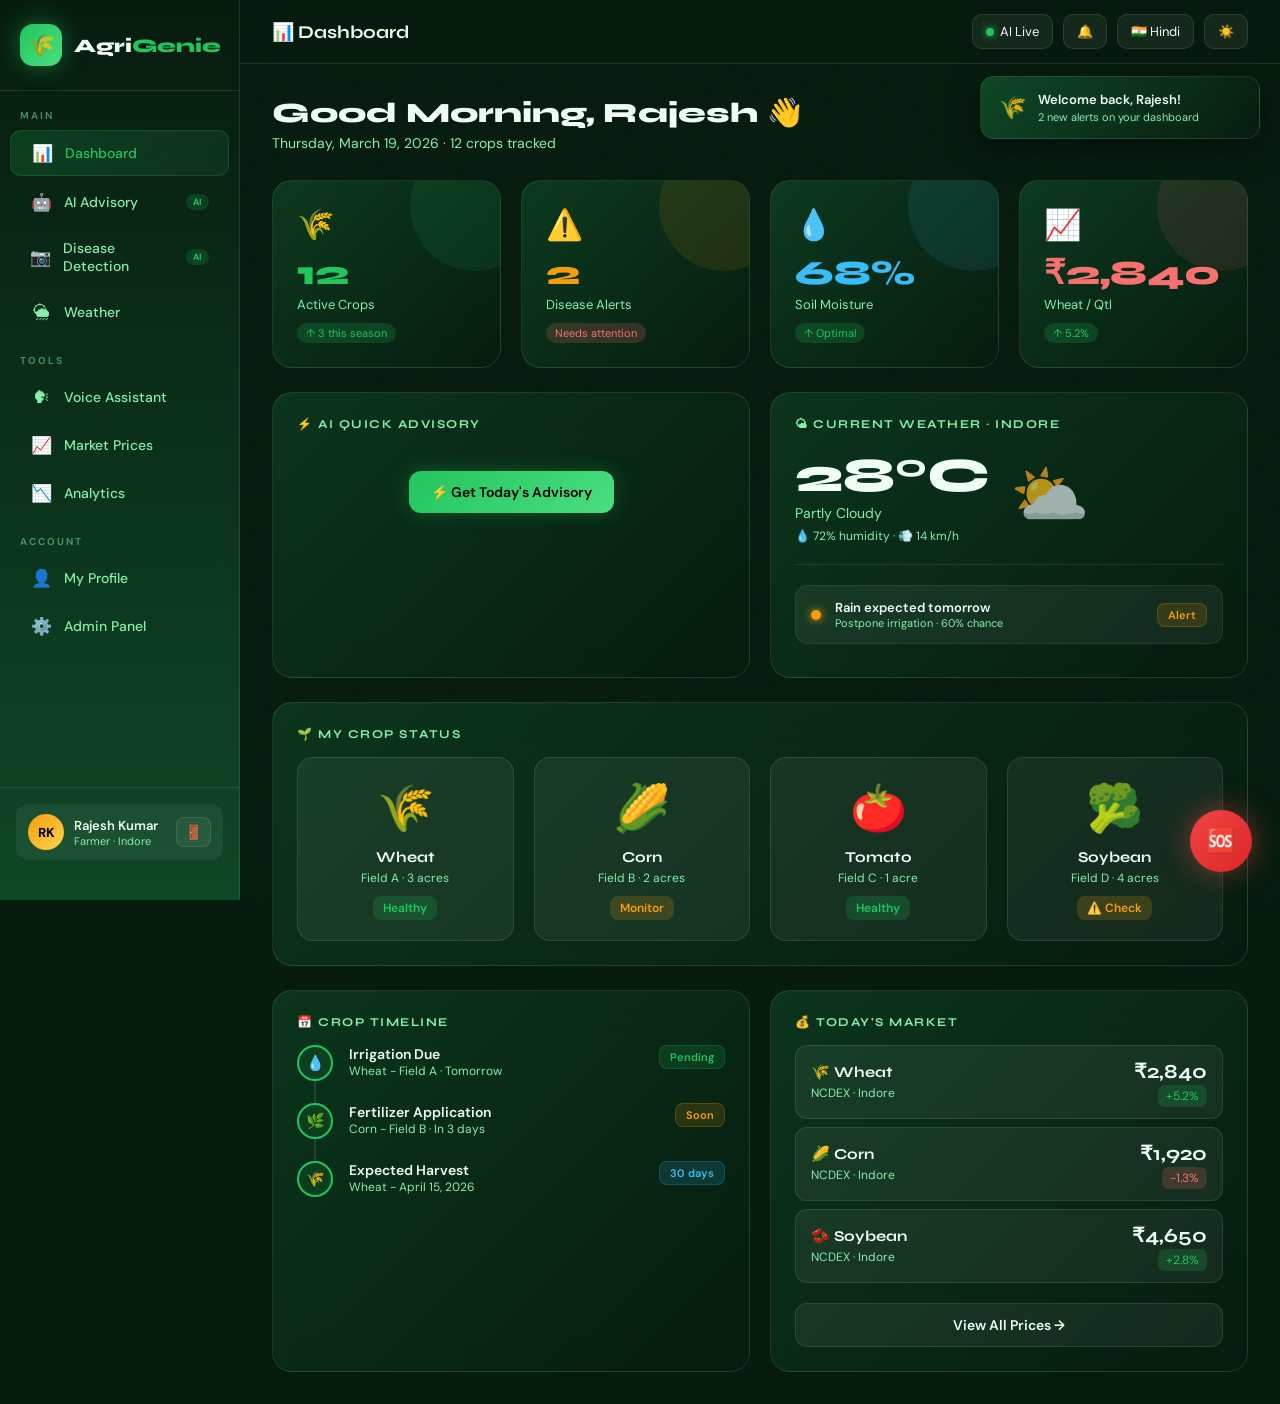
<file: index.html>
<!DOCTYPE html>
<html lang="en">
<head>
<meta charset="UTF-8"><meta name="viewport" content="width=device-width,initial-scale=1.0">
<title>AgriGenie AI — Dashboard</title>
<link rel="stylesheet" href="shared.css">
<style>
.crop-card{border-radius:16px;padding:20px;background:var(--glass);border:1px solid var(--glass-border);cursor:pointer;transition:all .2s;text-align:center}
.crop-card:hover{transform:translateY(-4px);box-shadow:var(--shadow-green);border-color:rgba(34,197,94,.3)}
.crop-icon{font-size:46px;margin-bottom:10px}
.crop-name{font-family:'Syne',sans-serif;font-weight:700;font-size:15px}
.crop-meta{font-size:12px;color:var(--text-muted);margin-top:4px}
.crop-health{margin-top:10px;font-size:12px;font-weight:600;padding:4px 10px;border-radius:8px;display:inline-block}
.crop-health.good{background:rgba(34,197,94,.18);color:var(--green-neon)}
.crop-health.warn{background:rgba(245,158,11,.18);color:var(--amber)}
.timeline-item{display:flex;gap:16px;align-items:flex-start;padding-bottom:22px;position:relative}
.timeline-item::before{content:'';position:absolute;left:17px;top:36px;bottom:0;width:2px;background:var(--glass-border)}
.timeline-item:last-child::before{display:none}
.tl-dot{width:36px;height:36px;border-radius:50%;flex-shrink:0;border:2px solid var(--green-neon);display:flex;align-items:center;justify-content:center;font-size:15px;background:rgba(34,197,94,.1)}
</style>
</head>
<body>
<nav class="sidebar" id="sidebar"></nav>
<header class="topbar" id="topbar"></header>

<main class="main">
  <div class="section-header">
    <div>
      <div class="section-title" id="greeting-title">Good Morning, Farmer 👋</div>
      <div class="section-sub">Thursday, March 19, 2026 · 12 crops tracked</div>
    </div>
    <span class="tag">🌱 Kharif Season Active</span>
  </div>

  <!-- STAT CARDS -->
  <div class="grid-4" style="margin-bottom:24px">
    <div class="stat-card green"><div class="stat-icon">🌾</div><div class="stat-value" style="color:var(--green-neon)">12</div><div class="stat-label">Active Crops</div><div class="stat-change up">↑ 3 this season</div></div>
    <div class="stat-card amber"><div class="stat-icon">⚠️</div><div class="stat-value" style="color:var(--amber)">2</div><div class="stat-label">Disease Alerts</div><div class="stat-change down">Needs attention</div></div>
    <div class="stat-card sky"><div class="stat-icon">💧</div><div class="stat-value" style="color:var(--sky)">68%</div><div class="stat-label">Soil Moisture</div><div class="stat-change up">↑ Optimal</div></div>
    <div class="stat-card red"><div class="stat-icon">📈</div><div class="stat-value" style="color:#f87171">₹2,840</div><div class="stat-label">Wheat / Qtl</div><div class="stat-change up">↑ 5.2%</div></div>
  </div>

  <!-- AI QUICK + WEATHER -->
  <div class="grid-2" style="margin-bottom:24px">
    <div class="card">
      <div class="card-title">⚡ AI Quick Advisory</div>
      <div id="quick-adv" style="min-height:90px;display:flex;align-items:center;justify-content:center">
        <button class="btn btn-primary" onclick="getQuickAdvisory()">⚡ Get Today's Advisory</button>
      </div>
    </div>
    <div class="card">
      <div class="card-title">🌤 Current Weather · Indore</div>
      <div style="display:flex;align-items:center;gap:20px">
        <div>
          <div style="font-size:48px;font-family:'Syne',sans-serif;font-weight:800">28°C</div>
          <div style="font-size:14px;color:var(--text-muted)">Partly Cloudy</div>
          <div style="font-size:12px;color:var(--text-muted);margin-top:6px">💧 72% humidity · 💨 14 km/h</div>
        </div>
        <div style="font-size:64px;opacity:.7">⛅</div>
      </div>
      <div class="divider"></div>
      <div class="alert-item">
        <div class="alert-dot amber"></div>
        <div><div style="font-size:13px;font-weight:600">Rain expected tomorrow</div><div style="font-size:11px;color:var(--text-muted)">Postpone irrigation · 60% chance</div></div>
        <span class="tag amber" style="margin-left:auto">Alert</span>
      </div>
    </div>
  </div>

  <!-- MY CROPS -->
  <div class="card" style="margin-bottom:24px">
    <div class="card-title">🌱 My Crop Status</div>
    <div class="grid-4" style="margin-top:8px">
      <div class="crop-card" onclick="location.href='disease.html'"><div class="crop-icon">🌾</div><div class="crop-name">Wheat</div><div class="crop-meta">Field A · 3 acres</div><div class="crop-health good">Healthy</div></div>
      <div class="crop-card"><div class="crop-icon">🌽</div><div class="crop-name">Corn</div><div class="crop-meta">Field B · 2 acres</div><div class="crop-health warn">Monitor</div></div>
      <div class="crop-card"><div class="crop-icon">🍅</div><div class="crop-name">Tomato</div><div class="crop-meta">Field C · 1 acre</div><div class="crop-health good">Healthy</div></div>
      <div class="crop-card" onclick="location.href='disease.html'"><div class="crop-icon">🥦</div><div class="crop-name">Soybean</div><div class="crop-meta">Field D · 4 acres</div><div class="crop-health warn">⚠️ Check</div></div>
    </div>
  </div>

  <!-- TIMELINE + MARKET -->
  <div class="grid-2">
    <div class="card">
      <div class="card-title">📅 Crop Timeline</div>
      <div class="timeline-item"><div class="tl-dot">💧</div><div style="flex:1"><div style="font-weight:600;font-size:14px">Irrigation Due</div><div style="font-size:12px;color:var(--text-muted)">Wheat - Field A · Tomorrow</div></div><span class="tag">Pending</span></div>
      <div class="timeline-item"><div class="tl-dot">🌿</div><div style="flex:1"><div style="font-weight:600;font-size:14px">Fertilizer Application</div><div style="font-size:12px;color:var(--text-muted)">Corn - Field B · In 3 days</div></div><span class="tag amber">Soon</span></div>
      <div class="timeline-item"><div class="tl-dot">🌾</div><div style="flex:1"><div style="font-weight:600;font-size:14px">Expected Harvest</div><div style="font-size:12px;color:var(--text-muted)">Wheat - April 15, 2026</div></div><span class="tag sky">30 days</span></div>
    </div>
    <div class="card">
      <div class="card-title">💰 Today's Market</div>
      <div class="price-row"><div><div class="crop-name">🌾 Wheat</div><div class="crop-meta">NCDEX · Indore</div></div><div style="text-align:right"><div class="price-val">₹2,840</div><span class="price-chg up">+5.2%</span></div></div>
      <div class="price-row"><div><div class="crop-name">🌽 Corn</div><div class="crop-meta">NCDEX · Indore</div></div><div style="text-align:right"><div class="price-val">₹1,920</div><span class="price-chg down">-1.3%</span></div></div>
      <div class="price-row"><div><div class="crop-name">🫘 Soybean</div><div class="crop-meta">NCDEX · Indore</div></div><div style="text-align:right"><div class="price-val">₹4,650</div><span class="price-chg up">+2.8%</span></div></div>
      <a href="market.html" class="btn btn-secondary btn-full" style="margin-top:12px">View All Prices →</a>
    </div>
  </div>
</main>

<script src="shared.js"></script>
<script>
const currentUser = getCurrentUser();
if (currentUser && currentUser.name) {
  const firstName = currentUser.name.split(' ')[0];
  const greetEl = document.getElementById('greeting-title');
  if (greetEl) greetEl.textContent = `Good Morning, ${firstName} 👋`;
}

buildSidebar('index.html');
buildTopbar('📊 Dashboard');

async function getQuickAdvisory() {
  const el = document.getElementById('quick-adv');
  el.innerHTML = '<div class="spinner"></div>';
  try {
    const text = await askClaude(
      'You are AgriGenie AI. Give a quick 3-point farming tip for today for a wheat/soybean farmer in Indore, MP. Rain expected tomorrow. Very concise, use emojis.',
      'Quick advisory for today'
    );
    el.innerHTML = `<div style="font-size:13px;line-height:1.8">${text}</div>`;
  } catch {
    el.innerHTML = '<div style="font-size:13px;line-height:1.8">💧 Skip irrigation — rain tomorrow (60%).<br>🌿 Apply Urea to wheat — nitrogen low.<br>⚠️ Check soybean for aphids after rain.</div>';
  }
}

const displayName = currentUser && currentUser.name ? currentUser.name.split(' ')[0] : 'Farmer';
setTimeout(() => showToast('🌾', `Welcome back, ${displayName}!`, '2 new alerts on your dashboard'), 1200);
setTimeout(() => showToast('🌧', 'Weather Alert', 'Rain expected tomorrow — check advisory'), 3200);
</script>
</body>
</html>
</file>
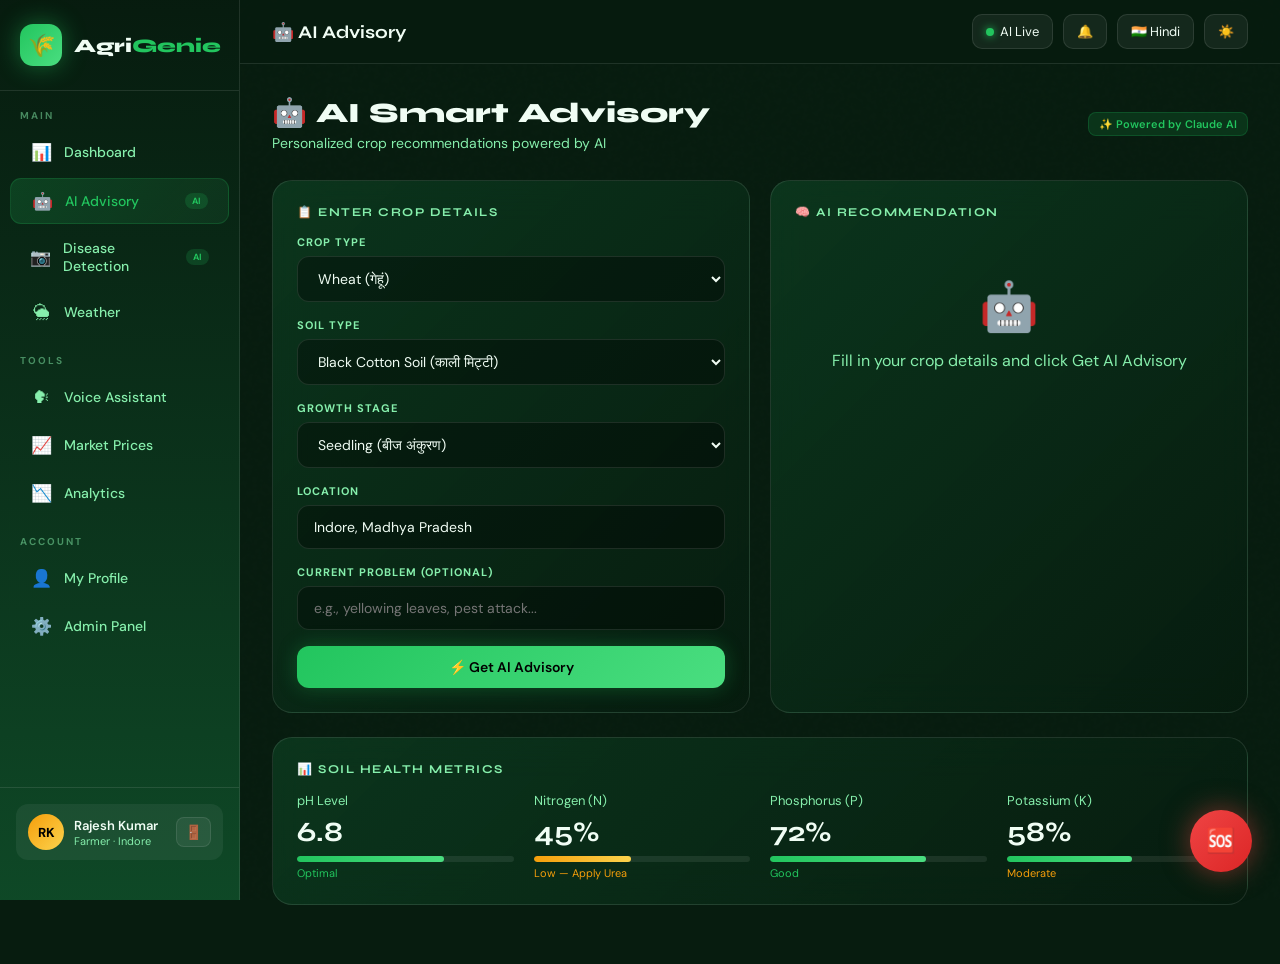
<file: advisory.html>
<!DOCTYPE html>
<html lang="en">
<head>
<meta charset="UTF-8"><meta name="viewport" content="width=device-width,initial-scale=1.0">
<title>AgriGenie AI — AI Advisory</title>
<link rel="stylesheet" href="shared.css">
<style>
.advisory-step{display:flex;align-items:flex-start;gap:16px;padding:16px;border-radius:14px;background:var(--glass);border:1px solid var(--glass-border);margin-bottom:10px;animation:fadeUp .4s ease both}
.step-num{width:32px;height:32px;border-radius:50%;flex-shrink:0;background:linear-gradient(135deg,var(--green-neon),var(--green-glow));color:#000;font-weight:700;font-size:14px;display:flex;align-items:center;justify-content:center}
.step-content h4{font-weight:600;font-size:14px;margin-bottom:4px}
.step-content p{font-size:13px;color:var(--text-muted);line-height:1.5}
</style>
</head>
<body>
<nav class="sidebar" id="sidebar"></nav>
<header class="topbar" id="topbar"></header>

<main class="main">
  <div class="section-header">
    <div>
      <div class="section-title">🤖 AI Smart Advisory</div>
      <div class="section-sub">Personalized crop recommendations powered by AI</div>
    </div>
    <span class="tag">✨ Powered by Claude AI</span>
  </div>

  <div class="grid-2" style="margin-bottom:24px">
    <!-- INPUT FORM -->
    <div class="card">
      <div class="card-title">📋 Enter Crop Details</div>
      <div class="form-group"><label class="form-label">Crop Type</label>
        <select class="form-select" id="adv-crop">
          <option>Wheat (गेहूं)</option><option>Rice (धान)</option><option>Corn / Maize (मक्का)</option>
          <option>Soybean (सोयाबीन)</option><option>Cotton (कपास)</option><option>Tomato (टमाटर)</option>
          <option>Onion (प्याज)</option><option>Potato (आलू)</option>
        </select>
      </div>
      <div class="form-group"><label class="form-label">Soil Type</label>
        <select class="form-select" id="adv-soil">
          <option>Black Cotton Soil (काली मिट्टी)</option><option>Red Laterite Soil</option>
          <option>Alluvial Soil (जलोढ़ मिट्टी)</option><option>Sandy Loam</option><option>Clay Soil</option>
        </select>
      </div>
      <div class="form-group"><label class="form-label">Growth Stage</label>
        <select class="form-select" id="adv-stage">
          <option>Seedling (बीज अंकुरण)</option><option>Vegetative Growth</option>
          <option>Flowering</option><option>Grain Filling</option><option>Harvest Ready</option>
        </select>
      </div>
      <div class="form-group"><label class="form-label">Location</label>
        <input class="form-input" id="adv-location" value="Indore, Madhya Pradesh" />
      </div>
      <div class="form-group"><label class="form-label">Current Problem (Optional)</label>
        <input class="form-input" id="adv-problem" placeholder="e.g., yellowing leaves, pest attack..." />
      </div>
      <button class="btn btn-primary btn-full" onclick="getAIAdvisory()">⚡ Get AI Advisory</button>
    </div>

    <!-- AI RESULT -->
    <div class="card">
      <div class="card-title">🧠 AI Recommendation</div>
      <div id="advisory-result">
        <div style="text-align:center;padding:40px 20px;color:var(--text-muted)">
          <div style="font-size:48px;margin-bottom:12px">🤖</div>
          <div>Fill in your crop details and click Get AI Advisory</div>
        </div>
      </div>
    </div>
  </div>

  <!-- SOIL HEALTH -->
  <div class="card">
    <div class="card-title">📊 Soil Health Metrics</div>
    <div class="grid-4">
      <div><div style="font-size:13px;color:var(--text-muted);margin-bottom:6px">pH Level</div><div style="font-family:'Syne',sans-serif;font-size:28px;font-weight:700">6.8</div><div class="progress-bar"><div class="progress-fill" style="width:68%"></div></div><div style="font-size:11px;color:var(--green-neon);margin-top:4px">Optimal</div></div>
      <div><div style="font-size:13px;color:var(--text-muted);margin-bottom:6px">Nitrogen (N)</div><div style="font-family:'Syne',sans-serif;font-size:28px;font-weight:700">45%</div><div class="progress-bar"><div class="progress-fill" style="width:45%;background:linear-gradient(90deg,var(--amber),var(--amber-light))"></div></div><div style="font-size:11px;color:var(--amber);margin-top:4px">Low — Apply Urea</div></div>
      <div><div style="font-size:13px;color:var(--text-muted);margin-bottom:6px">Phosphorus (P)</div><div style="font-family:'Syne',sans-serif;font-size:28px;font-weight:700">72%</div><div class="progress-bar"><div class="progress-fill" style="width:72%"></div></div><div style="font-size:11px;color:var(--green-neon);margin-top:4px">Good</div></div>
      <div><div style="font-size:13px;color:var(--text-muted);margin-bottom:6px">Potassium (K)</div><div style="font-family:'Syne',sans-serif;font-size:28px;font-weight:700">58%</div><div class="progress-bar"><div class="progress-fill" style="width:58%"></div></div><div style="font-size:11px;color:var(--amber);margin-top:4px">Moderate</div></div>
    </div>
  </div>
</main>

<script src="shared.js"></script>
<script>
buildSidebar('advisory.html');
buildTopbar('🤖 AI Advisory');

async function getAIAdvisory() {
  const crop     = document.getElementById('adv-crop').value;
  const soil     = document.getElementById('adv-soil').value;
  const stage    = document.getElementById('adv-stage').value;
  const location = document.getElementById('adv-location').value;
  const problem  = document.getElementById('adv-problem').value;
  const el = document.getElementById('advisory-result');
  el.innerHTML = '<div style="text-align:center;padding:30px"><div class="spinner"></div><div style="margin-top:12px;font-size:13px;color:var(--text-muted)">AI analyzing your crop data...</div></div>';
  try {
    const text = await askClaude(
      'You are AgriGenie AI, expert agricultural advisor for Indian farmers. Give concise practical advice in simple English. Format with clear sections using emojis. Keep it actionable.',
      `Crop: ${crop}\nSoil: ${soil}\nStage: ${stage}\nLocation: ${location}\nProblem: ${problem||'General advisory'}\nProvide: 1) Fertilizer 2) Irrigation 3) Pest watch 4) Immediate actions. Be specific with quantities and timing.`
    );
    el.innerHTML = `<div class="ai-result"><div class="ai-label">🤖 AI ADVISORY RESULT</div><div class="ai-text">${text}</div></div>`;
  } catch {
    el.innerHTML = `<div class="ai-result">
      <div class="ai-label">🤖 AI ADVISORY (DEMO)</div>
      <div class="advisory-step" style="animation-delay:.1s"><div class="step-num">1</div><div class="step-content"><h4>💊 Fertilizer Plan</h4><p>Apply 50 kg Urea + 25 kg DAP per acre. Nitrogen is low (45%) — prioritize top-dressing within 3 days. Avoid during rain forecast tomorrow.</p></div></div>
      <div class="advisory-step" style="animation-delay:.2s"><div class="step-num">2</div><div class="step-content"><h4>💧 Irrigation Schedule</h4><p>Skip tomorrow due to 60% rain forecast. Next irrigation: Saturday morning 6–8 AM. Use drip to conserve 30% water.</p></div></div>
      <div class="advisory-step" style="animation-delay:.3s"><div class="step-num">3</div><div class="step-content"><h4>🐛 Pest Watch</h4><p>High aphid risk post-rain. Spray Imidacloprid 0.5ml/L on Friday evening as preventive.</p></div></div>
      <div class="advisory-step" style="animation-delay:.4s"><div class="step-num">4</div><div class="step-content"><h4>✅ Immediate Actions</h4><p>1. Prepare fertilizer mix today. 2. Check drainage before rain. 3. Photograph yellow leaves for disease check.</p></div></div>
    </div>`;
  }
  showToast('🤖', 'Advisory Ready', `Plan generated for ${crop}`);
}
</script>
</body>
</html>
</file>
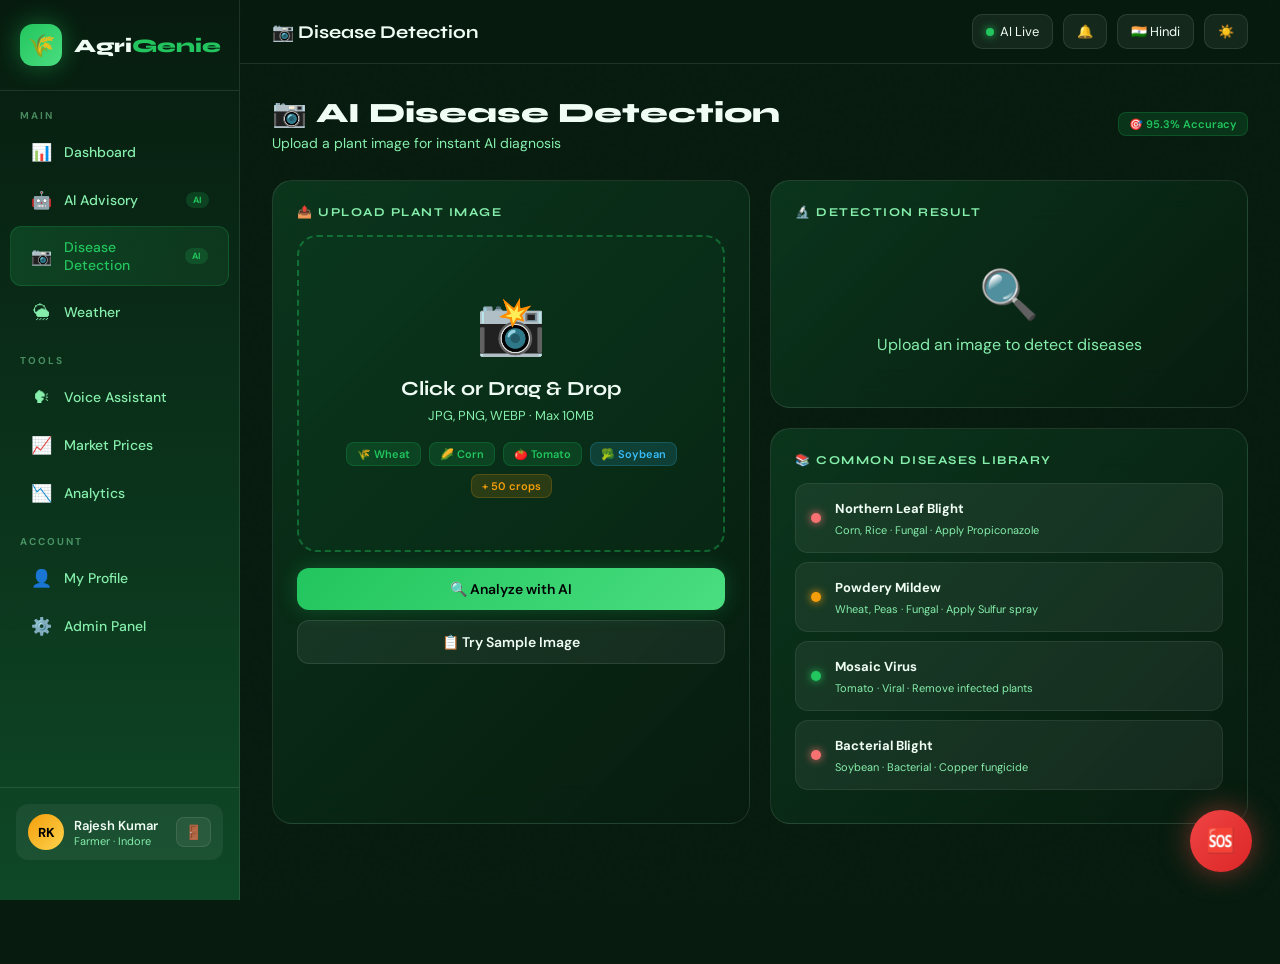
<file: disease.html>
<!DOCTYPE html>
<html lang="en">
<head>
<meta charset="UTF-8"><meta name="viewport" content="width=device-width,initial-scale=1.0">
<title>AgriGenie AI — Disease Detection</title>
<link rel="stylesheet" href="shared.css">
<style>
.upload-zone{border:2px dashed rgba(34,197,94,.4);border-radius:20px;padding:52px 36px;text-align:center;cursor:pointer;transition:all .3s;background:rgba(34,197,94,.03);position:relative}
.upload-zone:hover,.upload-zone.dragover{border-color:var(--green-neon);background:rgba(34,197,94,.08);box-shadow:0 0 40px rgba(34,197,94,.1)}
.upload-zone input{position:absolute;inset:0;opacity:0;cursor:pointer}
.upload-icon{font-size:56px;margin-bottom:14px}
.upload-text{font-family:'Syne',sans-serif;font-size:20px;font-weight:700}
.upload-sub{font-size:13px;color:var(--text-muted);margin-top:6px}
.result-card{background:linear-gradient(135deg,rgba(248,113,113,.1),rgba(239,68,68,.04));border:1px solid rgba(248,113,113,.3);border-radius:20px;padding:24px;animation:fadeUp .5s ease}
.confidence-bar{height:8px;background:rgba(255,255,255,.1);border-radius:4px;overflow:hidden;margin-top:8px}
.confidence-fill{height:100%;border-radius:4px;background:linear-gradient(90deg,var(--amber),var(--amber-light));transition:width 1s ease}
.preview-img{width:100%;border-radius:12px;margin-bottom:16px;object-fit:cover;max-height:200px}
</style>
</head>
<body>
<nav class="sidebar" id="sidebar"></nav>
<header class="topbar" id="topbar"></header>

<main class="main">
  <div class="section-header">
    <div>
      <div class="section-title">📷 AI Disease Detection</div>
      <div class="section-sub">Upload a plant image for instant AI diagnosis</div>
    </div>
    <span class="tag">🎯 95.3% Accuracy</span>
  </div>

  <div class="grid-2">
    <!-- UPLOAD -->
    <div class="card">
      <div class="card-title">📤 Upload Plant Image</div>
      <div class="upload-zone" id="upload-zone">
        <input type="file" accept="image/*" onchange="handleImageUpload(this)" />
        <div class="upload-icon">📸</div>
        <div class="upload-text">Click or Drag & Drop</div>
        <div class="upload-sub">JPG, PNG, WEBP · Max 10MB</div>
        <div style="margin-top:18px;display:flex;gap:8px;justify-content:center;flex-wrap:wrap">
          <span class="tag">🌾 Wheat</span><span class="tag">🌽 Corn</span>
          <span class="tag">🍅 Tomato</span><span class="tag sky">🥦 Soybean</span>
          <span class="tag amber">+ 50 crops</span>
        </div>
      </div>
      <div style="margin-top:16px;display:flex;flex-direction:column;gap:10px">
        <button class="btn btn-primary btn-full" onclick="simulateDetection()">🔍 Analyze with AI</button>
        <button class="btn btn-secondary btn-full" onclick="useSampleImage()">📋 Try Sample Image</button>
      </div>
    </div>

    <!-- RESULTS COLUMN -->
    <div style="display:flex;flex-direction:column;gap:20px">
      <div class="card">
        <div class="card-title">🔬 Detection Result</div>
        <div id="disease-result">
          <div style="text-align:center;padding:28px;color:var(--text-muted)">
            <div style="font-size:48px;margin-bottom:8px">🔍</div>
            <div>Upload an image to detect diseases</div>
          </div>
        </div>
      </div>
      <div class="card">
        <div class="card-title">📚 Common Diseases Library</div>
        <div class="alert-item"><div class="alert-dot red"></div><div><b style="font-size:13px">Northern Leaf Blight</b><br><span style="font-size:11px;color:var(--text-muted)">Corn, Rice · Fungal · Apply Propiconazole</span></div></div>
        <div class="alert-item"><div class="alert-dot amber"></div><div><b style="font-size:13px">Powdery Mildew</b><br><span style="font-size:11px;color:var(--text-muted)">Wheat, Peas · Fungal · Apply Sulfur spray</span></div></div>
        <div class="alert-item"><div class="alert-dot green"></div><div><b style="font-size:13px">Mosaic Virus</b><br><span style="font-size:11px;color:var(--text-muted)">Tomato · Viral · Remove infected plants</span></div></div>
        <div class="alert-item"><div class="alert-dot red"></div><div><b style="font-size:13px">Bacterial Blight</b><br><span style="font-size:11px;color:var(--text-muted)">Soybean · Bacterial · Copper fungicide</span></div></div>
      </div>
    </div>
  </div>
</main>

<script src="shared.js"></script>
<script>
buildSidebar('disease.html');
buildTopbar('📷 Disease Detection');

let sampleLoaded = false;

function handleImageUpload(input) {
  if (!input.files[0]) return;
  const reader = new FileReader();
  reader.onload = e => {
    document.getElementById('upload-zone').innerHTML = `<img src="${e.target.result}" class="preview-img"/><div style="font-size:13px;color:var(--green-neon)">✅ Image ready for analysis</div>`;
    showToast('📷', 'Image Loaded', 'Click Analyze to detect disease');
  };
  reader.readAsDataURL(input.files[0]);
}

function useSampleImage() {
  sampleLoaded = true;
  const zone = document.getElementById('upload-zone');
  zone.style.borderColor = 'var(--green-neon)';
  zone.innerHTML = `<div style="font-size:56px">🌿</div><div style="font-weight:600;font-size:15px;margin-top:10px">Sample: Corn Leaf (Blight suspected)</div><div style="font-size:12px;color:var(--text-muted);margin-top:4px">Ready to analyze</div>`;
  showToast('📷', 'Sample Loaded', 'Corn leaf with suspected blight');
}

async function simulateDetection() {
  const el = document.getElementById('disease-result');
  el.innerHTML = `<div style="text-align:center;padding:20px"><div class="spinner"></div><div style="margin-top:10px;font-size:12px;color:var(--text-muted)">🔬 Analyzing with AI Vision model...</div></div>`;
  try {
    const text = await askClaude(
      'You are an agricultural plant pathologist AI. Simulate a disease detection report as if you analyzed a corn/soybean leaf image. Include: disease name, confidence %, symptoms, severity level, and treatment steps. Format clearly with emojis.',
      'Analyze this plant leaf image for disease detection'
    );
    el.innerHTML = `<div class="result-card"><div class="ai-label" style="color:#f87171">🔬 DETECTION RESULT</div><div class="ai-text">${text}</div></div>`;
  } catch {
    el.innerHTML = `<div class="result-card">
      <div style="display:flex;justify-content:space-between;align-items:center;margin-bottom:16px">
        <div><div style="font-size:16px;font-weight:700">🍂 Northern Corn Leaf Blight</div><div style="font-size:12px;color:var(--text-muted);margin-top:2px">Exserohilum turcicum · Fungal</div></div>
        <span class="tag red">High Risk</span>
      </div>
      <div style="margin-bottom:14px">
        <div style="font-size:12px;color:var(--text-muted)">Confidence Score</div>
        <div style="font-family:'Syne',sans-serif;font-size:28px;font-weight:800;color:var(--amber)">87.3%</div>
        <div class="confidence-bar"><div class="confidence-fill" style="width:87%"></div></div>
      </div>
      <div style="font-size:13px;line-height:1.75">
        <b>Symptoms:</b> Tan-gray elliptical lesions, parallel margins, 1–6 inches long.<br><br>
        <b>Treatment:</b><br>
        ✅ Apply Propiconazole 25% EC at 1ml/L<br>
        ✅ Spray early morning, repeat after 7 days<br>
        ✅ Remove severely infected leaves<br>
        ⚠️ Avoid overhead irrigation<br>
        ⚠️ Improve field drainage
      </div>
    </div>`;
  }
  showToast('🔬', 'Analysis Complete', 'Disease detected — treatment plan ready');
}
</script>
</body>
</html>
</file>
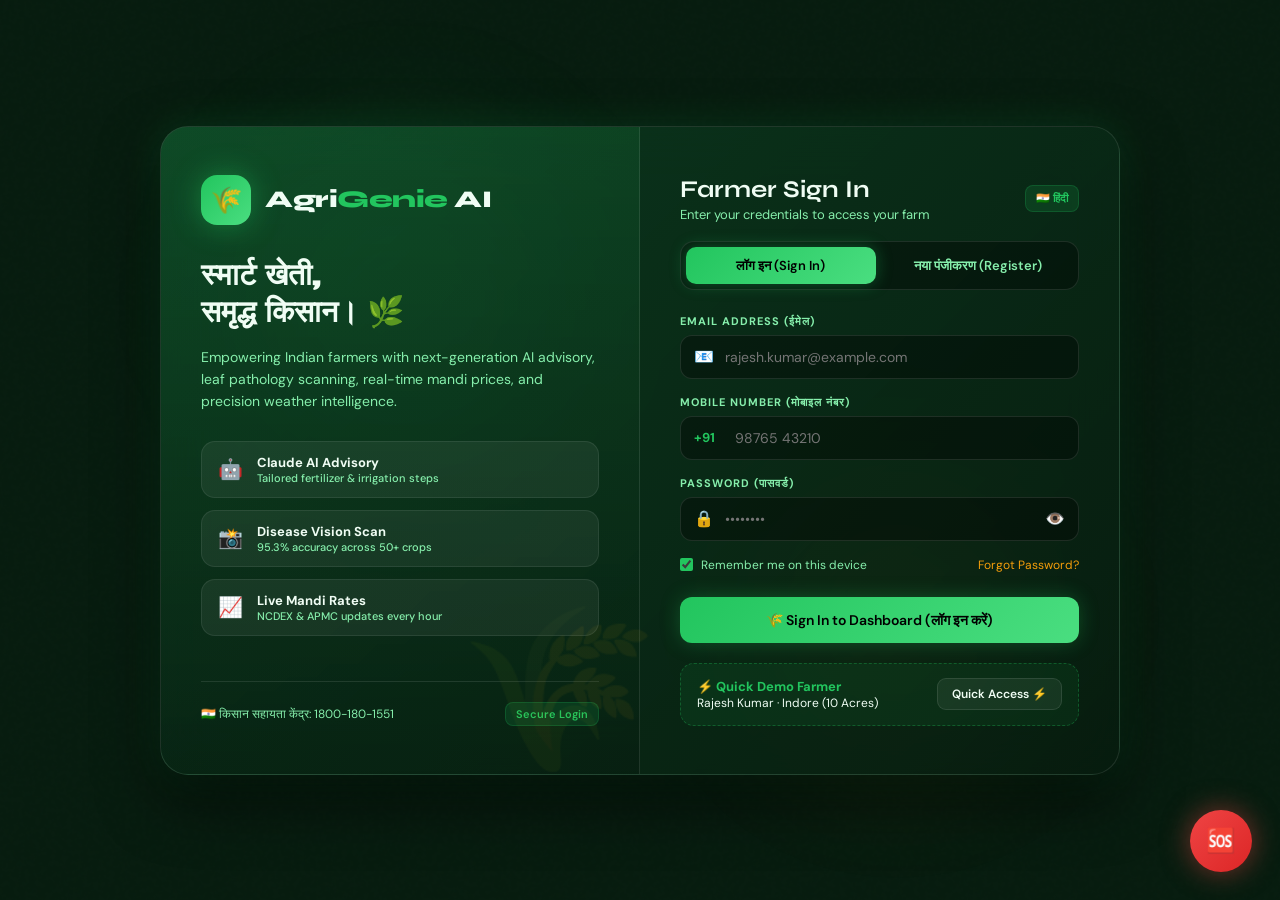
<file: login.html>
<!DOCTYPE html>
<html lang="en">
<head>
<meta charset="UTF-8">
<meta name="viewport" content="width=device-width, initial-scale=1.0">
<title>AgriGenie AI — Farmer Login & Portal</title>
<link rel="stylesheet" href="shared.css">
<style>
/* ── LOGIN PAGE STYLES ── */
.auth-wrapper {
  min-height: 100vh;
  display: flex;
  align-items: center;
  justify-content: center;
  padding: 24px;
  position: relative;
  z-index: 1;
}

/* Background glowing atmospheric orbs */
.bg-glow-1 {
  position: fixed;
  top: 10%;
  left: 15%;
  width: 420px;
  height: 420px;
  border-radius: 50%;
  background: radial-gradient(circle, rgba(34, 197, 94, 0.22), transparent 70%);
  filter: blur(60px);
  pointer-events: none;
  animation: floatOrb 8s ease-in-out infinite alternate;
}
.bg-glow-2 {
  position: fixed;
  bottom: 10%;
  right: 15%;
  width: 380px;
  height: 380px;
  border-radius: 50%;
  background: radial-gradient(circle, rgba(245, 158, 11, 0.18), transparent 70%);
  filter: blur(60px);
  pointer-events: none;
  animation: floatOrb 10s ease-in-out infinite alternate-reverse;
}
@keyframes floatOrb {
  0% { transform: translate(0, 0) scale(1); }
  100% { transform: translate(30px, -40px) scale(1.1); }
}

.auth-container {
  width: 100%;
  max-width: 960px;
  background: linear-gradient(135deg, rgba(15, 74, 40, 0.65), rgba(7, 28, 15, 0.88));
  border: 1px solid var(--glass-border);
  border-radius: 28px;
  backdrop-filter: blur(28px);
  box-shadow: 0 24px 60px rgba(0, 0, 0, 0.6), var(--shadow-green);
  display: grid;
  grid-template-columns: 1fr 1fr;
  overflow: hidden;
  animation: fadeUp 0.6s cubic-bezier(0.16, 1, 0.3, 1);
}

/* Left Hero / Brand Showcase */
.auth-hero {
  padding: 48px 40px;
  background: linear-gradient(180deg, rgba(34, 197, 94, 0.12), rgba(7, 28, 15, 0.5));
  border-right: 1px solid var(--glass-border);
  display: flex;
  flex-direction: column;
  justify-content: space-between;
  position: relative;
}
.auth-hero::before {
  content: '🌾';
  position: absolute;
  right: -20px;
  bottom: -20px;
  font-size: 160px;
  opacity: 0.06;
  pointer-events: none;
}
.auth-brand {
  display: flex;
  align-items: center;
  gap: 14px;
  margin-bottom: 32px;
}
.auth-logo-icon {
  width: 50px;
  height: 50px;
  border-radius: 16px;
  background: linear-gradient(135deg, var(--green-neon), var(--green-glow));
  display: flex;
  align-items: center;
  justify-content: center;
  font-size: 26px;
  box-shadow: 0 0 30px rgba(34, 197, 94, 0.45);
}
.auth-brand-name {
  font-family: 'Syne', sans-serif;
  font-size: 24px;
  font-weight: 800;
  letter-spacing: -0.5px;
}
.auth-brand-name span {
  color: var(--green-neon);
}
.auth-hero-title {
  font-family: 'Syne', sans-serif;
  font-size: 30px;
  font-weight: 800;
  line-height: 1.25;
  margin-bottom: 14px;
}
.auth-hero-desc {
  font-size: 14px;
  color: var(--text-muted);
  line-height: 1.6;
  margin-bottom: 28px;
}

.feature-pill-list {
  display: flex;
  flex-direction: column;
  gap: 12px;
}
.feature-pill {
  display: flex;
  align-items: center;
  gap: 14px;
  padding: 12px 16px;
  border-radius: 14px;
  background: var(--glass);
  border: 1px solid rgba(255, 255, 255, 0.08);
  font-size: 13px;
  font-weight: 500;
}
.feature-pill-icon {
  font-size: 20px;
}

.auth-hero-footer {
  margin-top: 36px;
  padding-top: 20px;
  border-top: 1px solid var(--glass-border);
  display: flex;
  align-items: center;
  justify-content: space-between;
  font-size: 12px;
  color: var(--text-muted);
}

/* Right Form */
.auth-form-side {
  padding: 48px 40px;
  display: flex;
  flex-direction: column;
  justify-content: center;
}

.auth-tabs {
  display: flex;
  gap: 8px;
  background: rgba(0, 0, 0, 0.35);
  padding: 5px;
  border-radius: 14px;
  border: 1px solid var(--glass-border);
  margin-bottom: 24px;
}
.auth-tab {
  flex: 1;
  text-align: center;
  padding: 10px 14px;
  border-radius: 10px;
  font-size: 13px;
  font-weight: 600;
  cursor: pointer;
  transition: all 0.25s;
  color: var(--text-muted);
  user-select: none;
}
.auth-tab.active {
  background: linear-gradient(135deg, var(--green-neon), var(--green-glow));
  color: #000;
  box-shadow: 0 0 16px rgba(34, 197, 94, 0.35);
}

.input-with-icon {
  position: relative;
  display: flex;
  align-items: center;
}
.input-icon {
  position: absolute;
  left: 14px;
  font-size: 16px;
  color: var(--text-muted);
  pointer-events: none;
}
.input-with-icon .form-input {
  padding-left: 44px;
  padding-right: 44px;
}
.pwd-toggle {
  position: absolute;
  right: 14px;
  cursor: pointer;
  font-size: 16px;
  color: var(--text-muted);
  user-select: none;
  transition: color 0.2s;
}
.pwd-toggle:hover {
  color: #fff;
}

.phone-prefix {
  position: absolute;
  left: 14px;
  font-size: 13px;
  font-weight: 700;
  color: var(--green-neon);
  pointer-events: none;
}
.phone-input {
  padding-left: 54px !important;
}

.auth-options {
  display: flex;
  align-items: center;
  justify-content: space-between;
  font-size: 12px;
  margin: 16px 0 24px;
  color: var(--text-muted);
}
.remember-me {
  display: flex;
  align-items: center;
  gap: 8px;
  cursor: pointer;
}
.remember-me input {
  accent-color: var(--green-neon);
  cursor: pointer;
}
.forgot-pwd {
  color: var(--amber);
  text-decoration: none;
  cursor: pointer;
  transition: opacity 0.2s;
}
.forgot-pwd:hover {
  opacity: 0.8;
  text-decoration: underline;
}

.demo-login-box {
  margin-top: 20px;
  padding: 14px 16px;
  background: rgba(34, 197, 94, 0.08);
  border: 1px dashed rgba(34, 197, 94, 0.3);
  border-radius: 14px;
  display: flex;
  align-items: center;
  justify-content: space-between;
  gap: 12px;
}
.demo-info {
  font-size: 12px;
}
.demo-info strong {
  display: block;
  color: var(--green-neon);
  font-size: 13px;
}
.demo-btn {
  padding: 7px 14px;
  font-size: 12px;
  border-radius: 9px;
  white-space: nowrap;
}

@media (max-width: 820px) {
  .auth-container {
    grid-template-columns: 1fr;
    max-width: 480px;
  }
  .auth-hero {
    display: none;
  }
  .auth-form-side {
    padding: 36px 24px;
  }
}
</style>
</head>
<body>

<div class="bg-glow-1"></div>
<div class="bg-glow-2"></div>

<div class="auth-wrapper">
  <div class="auth-container">
    
    <!-- LEFT COLUMN: BRAND & VALUE -->
    <div class="auth-hero">
      <div>
        <div class="auth-brand">
          <div class="auth-logo-icon">🌾</div>
          <div class="auth-brand-name">Agri<span>Genie</span> AI</div>
        </div>

        <h1 class="auth-hero-title">स्मार्ट खेती,<br>समृद्ध किसान। 🌿</h1>
        <p class="auth-hero-desc">
          Empowering Indian farmers with next-generation AI advisory, leaf pathology scanning, real-time mandi prices, and precision weather intelligence.
        </p>

        <div class="feature-pill-list">
          <div class="feature-pill">
            <span class="feature-pill-icon">🤖</span>
            <div>
              <strong>Claude AI Advisory</strong>
              <div style="font-size:11px;color:var(--text-muted)">Tailored fertilizer & irrigation steps</div>
            </div>
          </div>
          <div class="feature-pill">
            <span class="feature-pill-icon">📸</span>
            <div>
              <strong>Disease Vision Scan</strong>
              <div style="font-size:11px;color:var(--text-muted)">95.3% accuracy across 50+ crops</div>
            </div>
          </div>
          <div class="feature-pill">
            <span class="feature-pill-icon">📈</span>
            <div>
              <strong>Live Mandi Rates</strong>
              <div style="font-size:11px;color:var(--text-muted)">NCDEX & APMC updates every hour</div>
            </div>
          </div>
        </div>
      </div>

      <div class="auth-hero-footer">
        <span>🇮🇳 किसान सहायता केंद्र: 1800-180-1551</span>
        <span class="tag">Secure Login</span>
      </div>
    </div>

    <!-- RIGHT COLUMN: LOGIN / REGISTER FORM -->
    <div class="auth-form-side">
      <div style="display:flex;justify-content:space-between;align-items:center;margin-bottom:18px">
        <div>
          <h2 id="auth-title" style="font-family:'Syne',sans-serif;font-size:24px;font-weight:700">Farmer Sign In</h2>
          <p id="auth-sub" style="font-size:13px;color:var(--text-muted);margin-top:2px">Enter your credentials to access your farm</p>
        </div>
        <button onclick="toggleAuthLanguage()" id="auth-lang-btn" class="tag" style="cursor:pointer;padding:6px 10px">🇮🇳 हिंदी</button>
      </div>

      <!-- TABS -->
      <div class="auth-tabs">
        <div class="auth-tab active" id="tab-login" onclick="switchAuthTab('login')">लॉग इन (Sign In)</div>
        <div class="auth-tab" id="tab-register" onclick="switchAuthTab('register')">नया पंजीकरण (Register)</div>
      </div>

      <!-- FORM -->
      <form id="auth-form" onsubmit="handleAuthSubmit(event)">
        <!-- Name field for registration only -->
        <div class="form-group" id="group-name" style="display:none">
          <label class="form-label" id="lbl-name">Farmer Name (किसान का नाम)</label>
          <div class="input-with-icon">
            <span class="input-icon">👤</span>
            <input type="text" id="auth-name" class="form-input" placeholder="e.g. Rajesh Kumar" />
          </div>
        </div>

        <!-- Email -->
        <div class="form-group">
          <label class="form-label" id="lbl-email">Email Address (ईमेल)</label>
          <div class="input-with-icon">
            <span class="input-icon">📧</span>
            <input type="email" id="auth-email" class="form-input" placeholder="rajesh.kumar@example.com" required />
          </div>
        </div>

        <!-- Phone Number -->
        <div class="form-group">
          <label class="form-label" id="lbl-phone">Mobile Number (मोबाइल नंबर)</label>
          <div class="input-with-icon">
            <span class="phone-prefix">+91</span>
            <input type="tel" id="auth-phone" class="form-input phone-input" placeholder="98765 43210" pattern="[0-9]{10}" title="Please enter a 10-digit mobile number" required />
          </div>
        </div>

        <!-- Password -->
        <div class="form-group">
          <label class="form-label" id="lbl-pwd">Password (पासवर्ड)</label>
          <div class="input-with-icon">
            <span class="input-icon">🔒</span>
            <input type="password" id="auth-password" class="form-input" placeholder="••••••••" minlength="4" required />
            <span class="pwd-toggle" onclick="togglePasswordVisibility()" title="Show/Hide Password">👁️</span>
          </div>
        </div>

        <!-- Options -->
        <div class="auth-options">
          <label class="remember-me">
            <input type="checkbox" id="remember-check" checked />
            <span id="lbl-remember">Remember me on this device</span>
          </label>
          <a class="forgot-pwd" onclick="forgotPasswordNotice()" id="lbl-forgot">Forgot Password?</a>
        </div>

        <!-- Submit Button -->
        <button type="submit" id="btn-submit" class="btn btn-primary btn-full" style="padding:14px">
          🌾 Sign In to Dashboard (लॉग इन करें)
        </button>
      </form>

      <!-- 1-CLICK DEMO LOGIN SHORTCUT -->
      <div class="demo-login-box">
        <div class="demo-info">
          <strong>⚡ Quick Demo Farmer</strong>
          <span>Rajesh Kumar · Indore (10 Acres)</span>
        </div>
        <button type="button" class="btn btn-secondary demo-btn" onclick="fillDemoAndLogin()">
          Quick Access ⚡
        </button>
      </div>

    </div>

  </div>
</div>

<script src="shared.js"></script>
<script>
let currentMode = 'login';
let isHindiMode = false;

function switchAuthTab(mode) {
  currentMode = mode;
  const tabLogin = document.getElementById('tab-login');
  const tabReg = document.getElementById('tab-register');
  const groupName = document.getElementById('group-name');
  const nameInput = document.getElementById('auth-name');
  const btnSubmit = document.getElementById('btn-submit');
  const title = document.getElementById('auth-title');
  const sub = document.getElementById('auth-sub');

  if (mode === 'register') {
    tabLogin.classList.remove('active');
    tabReg.classList.add('active');
    groupName.style.display = 'block';
    nameInput.required = true;
    title.textContent = isHindiMode ? 'नया किसान खाता बनाएं' : 'Create Farmer Account';
    sub.textContent = isHindiMode ? 'अपनी खेती का विवरण जोड़ें और शुरुआत करें' : 'Start your precision farming journey today';
    btnSubmit.innerHTML = isHindiMode ? '🌱 खाता बनाएं (Register Now)' : '🌱 Register Account & Enter';
  } else {
    tabReg.classList.remove('active');
    tabLogin.classList.add('active');
    groupName.style.display = 'none';
    nameInput.required = false;
    title.textContent = isHindiMode ? 'किसान लॉग इन' : 'Farmer Sign In';
    sub.textContent = isHindiMode ? 'अपने खेत का डैशबोर्ड देखने के लिए विवरण भरें' : 'Enter your credentials to access your farm';
    btnSubmit.innerHTML = isHindiMode ? '🌾 लॉग इन करें (Sign In)' : '🌾 Sign In to Dashboard';
  }
}

function togglePasswordVisibility() {
  const pwd = document.getElementById('auth-password');
  pwd.type = pwd.type === 'password' ? 'text' : 'password';
}

function toggleAuthLanguage() {
  isHindiMode = !isHindiMode;
  const btn = document.getElementById('auth-lang-btn');
  btn.textContent = isHindiMode ? '🇬🇧 English' : '🇮🇳 हिंदी';
  switchAuthTab(currentMode);
  showToast('🌐', 'Language Switched', isHindiMode ? 'हिंदी मोड सक्रिय है' : 'English mode active');
}

function forgotPasswordNotice() {
  showToast('🔑', 'Password Help', 'Default password is any 4+ characters or use Quick Access.');
}

function fillDemoAndLogin() {
  document.getElementById('auth-email').value = 'rajesh.kumar@example.com';
  document.getElementById('auth-phone').value = '9876543210';
  document.getElementById('auth-password').value = 'kisan123';
  showToast('⚡', 'Demo Credentials Loaded', 'Logging in as Rajesh Kumar...');
  setTimeout(() => {
    saveUserSession('Rajesh Kumar', 'rajesh.kumar@example.com', '9876543210');
  }, 600);
}

function handleAuthSubmit(e) {
  e.preventDefault();
  const email = document.getElementById('auth-email').value.trim();
  const phone = document.getElementById('auth-phone').value.trim();
  const pwd   = document.getElementById('auth-password').value;
  let name    = document.getElementById('auth-name').value.trim();

  if (!name) {
    name = email.split('@')[0].replace('.', ' ');
    name = name.charAt(0).toUpperCase() + name.slice(1);
  }

  const btn = document.getElementById('btn-submit');
  btn.innerHTML = '<div class="spinner" style="width:20px;height:20px;border-width:2px;display:inline-block;vertical-align:middle;margin-right:8px"></div> Verifying...';
  btn.disabled = true;

  setTimeout(() => {
    saveUserSession(name, email, phone);
  }, 900);
}

function saveUserSession(name, email, phone) {
  const user = {
    name: name || 'Rajesh Kumar',
    email: email,
    phone: phone,
    role: 'Farmer · Indore',
    loggedIn: true,
    loginTime: new Date().toISOString()
  };
  localStorage.setItem('agrigenie_user', JSON.stringify(user));
  showToast('✅', 'Login Successful!', `Welcome back, ${user.name}`);
  setTimeout(() => {
    window.location.href = 'index.html';
  }, 1000);
}

// Auto-fill existing session if available
document.addEventListener('DOMContentLoaded', () => {
  const saved = localStorage.getItem('agrigenie_user');
  if (saved) {
    try {
      const u = JSON.parse(saved);
      if (u.email) document.getElementById('auth-email').value = u.email;
      if (u.phone) document.getElementById('auth-phone').value = u.phone.replace('+91', '').trim();
    } catch(e) {}
  }
});
</script>
</body>
</html>
</file>
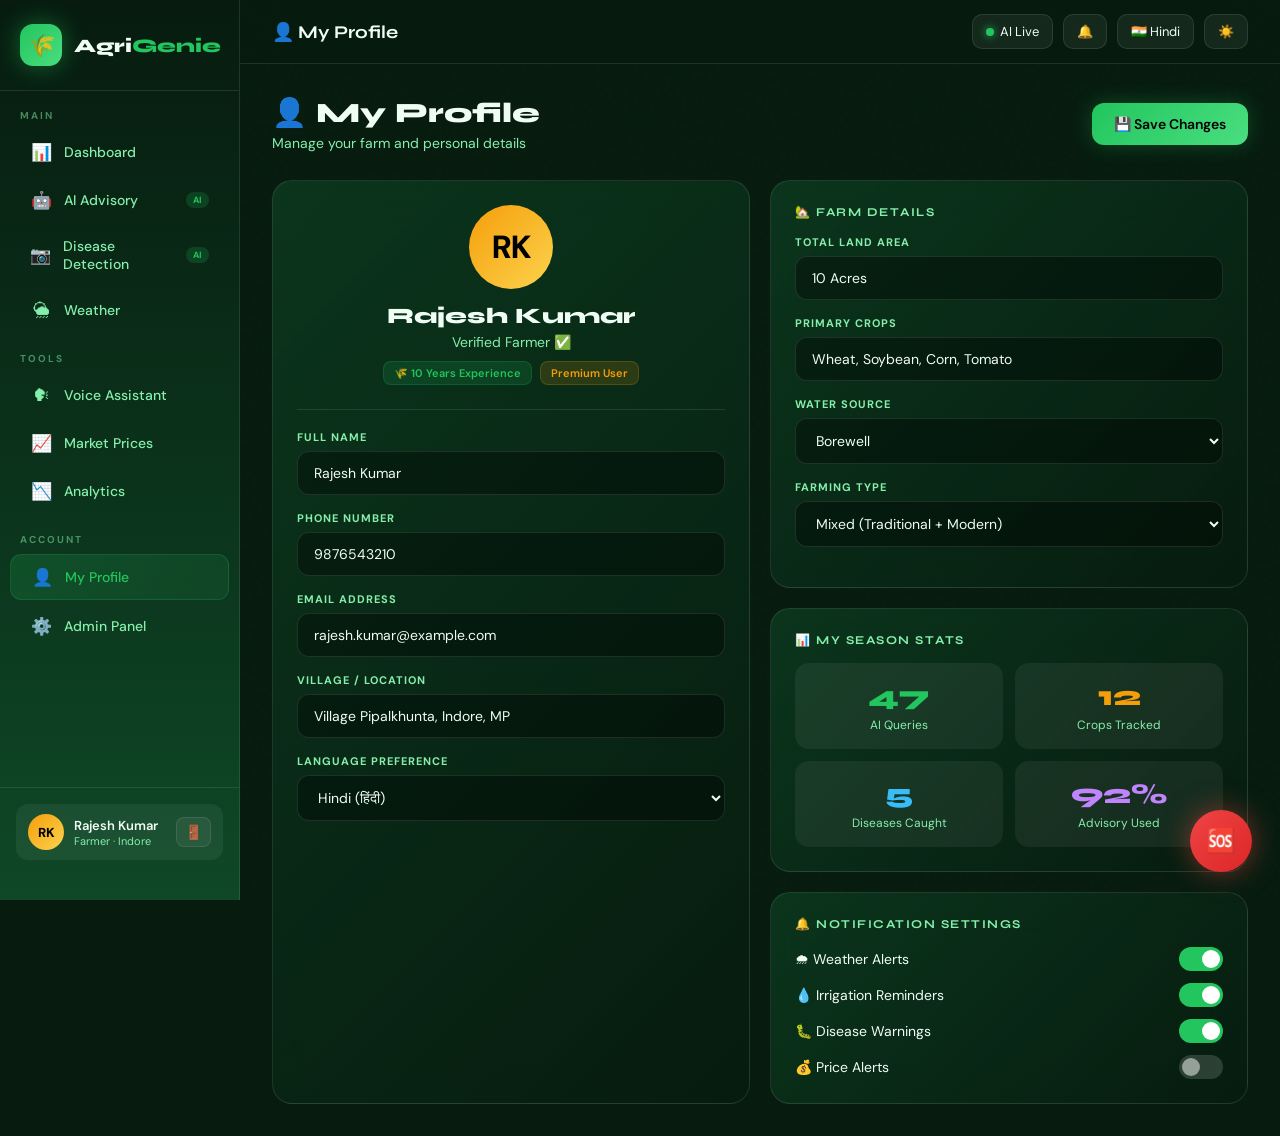
<file: profile.html>
<!DOCTYPE html>
<html lang="en">
<head>
<meta charset="UTF-8"><meta name="viewport" content="width=device-width,initial-scale=1.0">
<title>AgriGenie AI — My Profile</title>
<link rel="stylesheet" href="shared.css">
</head>
<body>
<nav class="sidebar" id="sidebar"></nav>
<header class="topbar" id="topbar"></header>

<main class="main">
  <div class="section-header">
    <div>
      <div class="section-title">👤 My Profile</div>
      <div class="section-sub">Manage your farm and personal details</div>
    </div>
    <button class="btn btn-primary" onclick="saveProfile()">💾 Save Changes</button>
  </div>

  <div class="grid-2">
    <!-- PERSONAL INFO -->
    <div class="card">
      <div style="text-align:center;margin-bottom:24px">
        <div id="prof-avatar" style="width:84px;height:84px;border-radius:50%;background:linear-gradient(135deg,var(--amber),var(--amber-light));display:flex;align-items:center;justify-content:center;font-size:32px;font-weight:800;color:#000;margin:0 auto 14px">RK</div>
        <div id="prof-name-display" style="font-family:'Syne',sans-serif;font-size:22px;font-weight:800">Rajesh Kumar</div>
        <div style="color:var(--text-muted);font-size:14px;margin-top:4px">Verified Farmer ✅</div>
        <div style="margin-top:10px;display:flex;gap:8px;justify-content:center;flex-wrap:wrap">
          <span class="tag">🌾 10 Years Experience</span>
          <span class="tag amber">Premium User</span>
        </div>
      </div>
      <div class="divider"></div>
      <div class="form-group"><label class="form-label">Full Name</label><input class="form-input" id="prof-name" value="Rajesh Kumar" /></div>
      <div class="form-group"><label class="form-label">Phone Number</label><input class="form-input" id="prof-phone" value="+91 98765 43210" /></div>
      <div class="form-group"><label class="form-label">Email Address</label><input class="form-input" id="prof-email" value="rajesh.kumar@example.com" /></div>
      <div class="form-group"><label class="form-label">Village / Location</label><input class="form-input" id="prof-loc" value="Village Pipalkhunta, Indore, MP" /></div>
      <div class="form-group"><label class="form-label">Language Preference</label>
        <select class="form-select"><option>Hindi (हिंदी)</option><option>English</option><option>Hinglish</option></select>
      </div>
    </div>

    <div style="display:flex;flex-direction:column;gap:20px">
      <!-- FARM DETAILS -->
      <div class="card">
        <div class="card-title">🏡 Farm Details</div>
        <div class="form-group"><label class="form-label">Total Land Area</label><input class="form-input" value="10 Acres" /></div>
        <div class="form-group"><label class="form-label">Primary Crops</label><input class="form-input" value="Wheat, Soybean, Corn, Tomato" /></div>
        <div class="form-group"><label class="form-label">Water Source</label>
          <select class="form-select"><option>Borewell</option><option>Canal</option><option>Rainwater</option><option>River</option></select>
        </div>
        <div class="form-group"><label class="form-label">Farming Type</label>
          <select class="form-select"><option>Mixed (Traditional + Modern)</option><option>Organic</option><option>Traditional</option><option>Smart Farming</option></select>
        </div>
      </div>

      <!-- MY STATS -->
      <div class="card">
        <div class="card-title">📊 My Season Stats</div>
        <div class="grid-2" style="gap:12px">
          <div style="text-align:center;padding:16px;background:var(--glass);border-radius:14px">
            <div style="font-family:'Syne',sans-serif;font-size:28px;font-weight:800;color:var(--green-neon)">47</div>
            <div style="font-size:12px;color:var(--text-muted);margin-top:4px">AI Queries</div>
          </div>
          <div style="text-align:center;padding:16px;background:var(--glass);border-radius:14px">
            <div style="font-family:'Syne',sans-serif;font-size:28px;font-weight:800;color:var(--amber)">12</div>
            <div style="font-size:12px;color:var(--text-muted);margin-top:4px">Crops Tracked</div>
          </div>
          <div style="text-align:center;padding:16px;background:var(--glass);border-radius:14px">
            <div style="font-family:'Syne',sans-serif;font-size:28px;font-weight:800;color:var(--sky)">5</div>
            <div style="font-size:12px;color:var(--text-muted);margin-top:4px">Diseases Caught</div>
          </div>
          <div style="text-align:center;padding:16px;background:var(--glass);border-radius:14px">
            <div style="font-family:'Syne',sans-serif;font-size:28px;font-weight:800;color:#c084fc">92%</div>
            <div style="font-size:12px;color:var(--text-muted);margin-top:4px">Advisory Used</div>
          </div>
        </div>
      </div>

      <!-- NOTIFICATIONS -->
      <div class="card">
        <div class="card-title">🔔 Notification Settings</div>
        <div style="display:flex;flex-direction:column;gap:12px">
          <div style="display:flex;justify-content:space-between;align-items:center">
            <span style="font-size:14px">🌧 Weather Alerts</span>
            <div style="width:44px;height:24px;background:var(--green-neon);border-radius:12px;cursor:pointer;position:relative"><div style="width:18px;height:18px;background:white;border-radius:50%;position:absolute;right:3px;top:3px"></div></div>
          </div>
          <div style="display:flex;justify-content:space-between;align-items:center">
            <span style="font-size:14px">💧 Irrigation Reminders</span>
            <div style="width:44px;height:24px;background:var(--green-neon);border-radius:12px;cursor:pointer;position:relative"><div style="width:18px;height:18px;background:white;border-radius:50%;position:absolute;right:3px;top:3px"></div></div>
          </div>
          <div style="display:flex;justify-content:space-between;align-items:center">
            <span style="font-size:14px">🐛 Disease Warnings</span>
            <div style="width:44px;height:24px;background:var(--green-neon);border-radius:12px;cursor:pointer;position:relative"><div style="width:18px;height:18px;background:white;border-radius:50%;position:absolute;right:3px;top:3px"></div></div>
          </div>
          <div style="display:flex;justify-content:space-between;align-items:center">
            <span style="font-size:14px">💰 Price Alerts</span>
            <div style="width:44px;height:24px;background:rgba(255,255,255,.15);border-radius:12px;cursor:pointer;position:relative"><div style="width:18px;height:18px;background:rgba(255,255,255,.5);border-radius:50%;position:absolute;left:3px;top:3px"></div></div>
          </div>
        </div>
      </div>
    </div>
  </div>
</main>

<script src="shared.js"></script>
<script>
const u = getCurrentUser();
if (u && u.name) {
  document.getElementById('prof-name').value = u.name;
  document.getElementById('prof-name-display').textContent = u.name;
  if (u.phone) document.getElementById('prof-phone').value = u.phone;
  if (u.email) document.getElementById('prof-email').value = u.email;
  const initials = u.name.split(' ').map(n=>n[0]).join('').slice(0,2).toUpperCase();
  document.getElementById('prof-avatar').textContent = initials;
}

buildSidebar('profile.html');
buildTopbar('👤 My Profile');

function saveProfile() {
  const updatedUser = {
    ...getCurrentUser(),
    name: document.getElementById('prof-name').value.trim() || 'Rajesh Kumar',
    phone: document.getElementById('prof-phone').value.trim(),
    email: document.getElementById('prof-email').value.trim(),
  };
  localStorage.setItem('agrigenie_user', JSON.stringify(updatedUser));
  document.getElementById('prof-name-display').textContent = updatedUser.name;
  const initials = updatedUser.name.split(' ').map(n=>n[0]).join('').slice(0,2).toUpperCase();
  document.getElementById('prof-avatar').textContent = initials;
  buildSidebar('profile.html');
  showToast('✅', 'Profile Saved', 'Your farm details have been updated successfully');
}
</script>
</body>
</html>
</file>
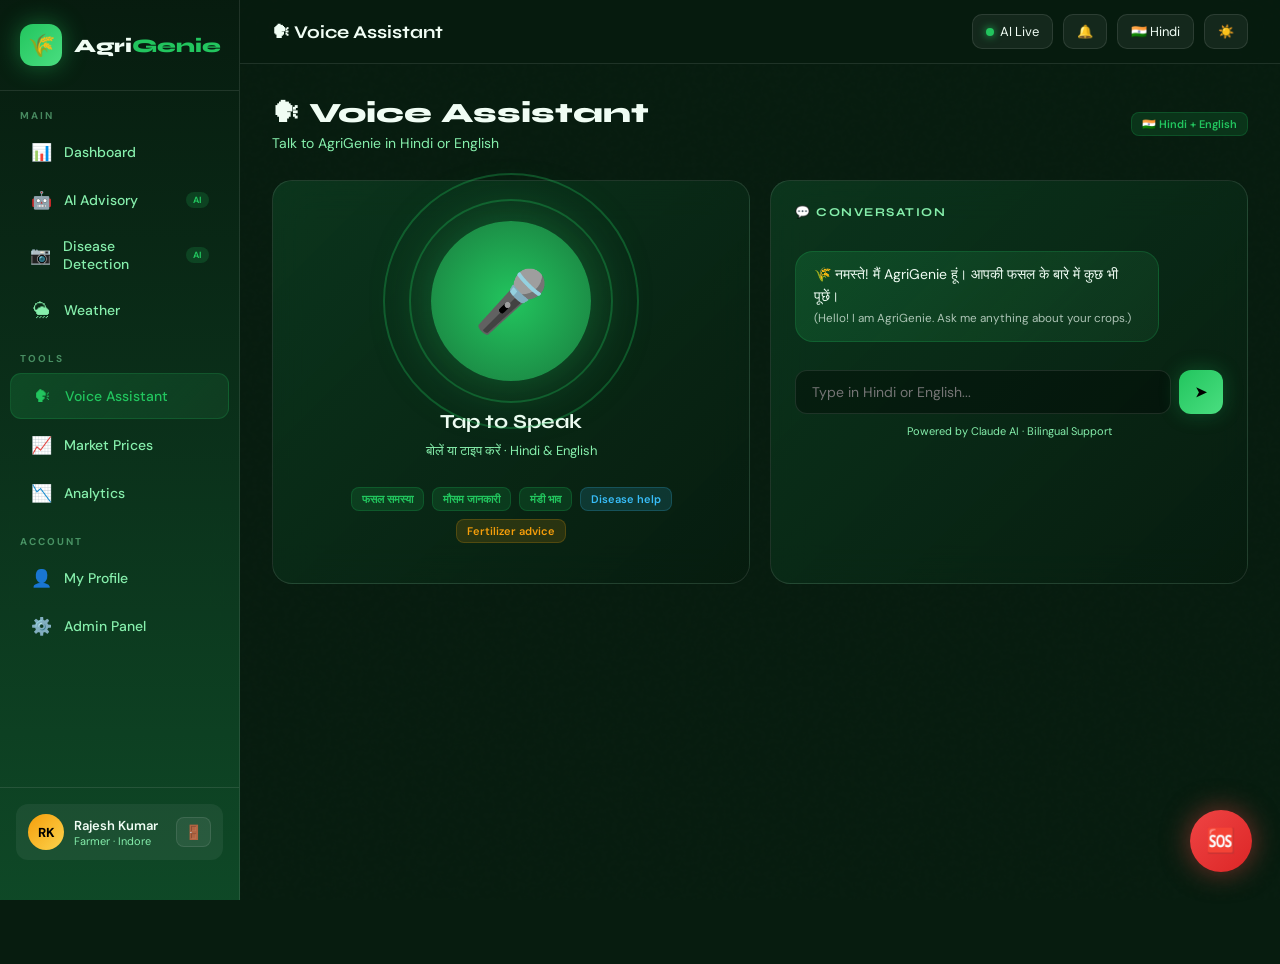
<file: voice.html>
<!DOCTYPE html>
<html lang="en">
<head>
<meta charset="UTF-8"><meta name="viewport" content="width=device-width,initial-scale=1.0">
<title>AgriGenie AI — Voice Assistant</title>
<link rel="stylesheet" href="shared.css">
<style>
.voice-orb{width:160px;height:160px;border-radius:50%;background:radial-gradient(circle,var(--green-neon),var(--green-bright));margin:0 auto;display:flex;align-items:center;justify-content:center;font-size:60px;cursor:pointer;box-shadow:0 0 60px rgba(34,197,94,.4);transition:transform .2s;position:relative}
.voice-orb:hover{transform:scale(1.05)}
.voice-orb.listening{animation:orbPulse 1s infinite;box-shadow:0 0 90px rgba(34,197,94,.75)}
@keyframes orbPulse{0%,100%{transform:scale(1)}50%{transform:scale(1.08)}}
.voice-orb::before,.voice-orb::after{content:'';position:absolute;border-radius:50%;border:2px solid rgba(34,197,94,.3);animation:ripple 2s infinite}
.voice-orb::before{width:200px;height:200px;animation-delay:0s}
.voice-orb::after{width:252px;height:252px;animation-delay:.5s}
@keyframes ripple{0%{transform:scale(1);opacity:1}100%{transform:scale(1.3);opacity:0}}
.chat-messages{display:flex;flex-direction:column;gap:8px;padding:16px 0;max-height:380px;overflow-y:auto}
.chat-bubble{padding:12px 18px;border-radius:18px;max-width:85%;font-size:14px;line-height:1.55;animation:fadeUp .3s ease}
.chat-bubble.bot{background:linear-gradient(135deg,rgba(34,197,94,.18),rgba(74,222,128,.08));border:1px solid rgba(34,197,94,.2)}
.chat-bubble.user{background:rgba(255,255,255,.08);border:1px solid var(--glass-border);align-self:flex-end}
.quick-tag{cursor:pointer;transition:all .2s}.quick-tag:hover{transform:translateY(-2px)}
</style>
</head>
<body>
<nav class="sidebar" id="sidebar"></nav>
<header class="topbar" id="topbar"></header>

<main class="main">
  <div class="section-header">
    <div>
      <div class="section-title">🗣 Voice Assistant</div>
      <div class="section-sub">Talk to AgriGenie in Hindi or English</div>
    </div>
    <span class="tag">🇮🇳 Hindi + English</span>
  </div>

  <div class="grid-2">
    <!-- ORB -->
    <div class="card" style="text-align:center;padding:40px 24px">
      <div style="margin-bottom:28px">
        <div class="voice-orb" id="voice-orb" onclick="toggleVoice()">🎤</div>
      </div>
      <div id="voice-status" style="font-family:'Syne',sans-serif;font-size:20px;font-weight:700;margin-bottom:8px">Tap to Speak</div>
      <div style="font-size:13px;color:var(--text-muted);margin-bottom:28px">बोलें या टाइप करें · Hindi & English</div>
      <div style="display:flex;gap:8px;justify-content:center;flex-wrap:wrap">
        <span class="tag quick-tag" onclick="askVoice('मेरी गेहूं में पीले पत्ते आ रहे हैं, क्या करूं?')">फसल समस्या</span>
        <span class="tag quick-tag" onclick="askVoice('आज का मौसम कैसा रहेगा?')">मौसम जानकारी</span>
        <span class="tag quick-tag" onclick="askVoice('गेहूं का आज का भाव क्या है?')">मंडी भाव</span>
        <span class="tag sky quick-tag" onclick="askVoice('My soybean leaves are turning yellow, what should I do?')">Disease help</span>
        <span class="tag amber quick-tag" onclick="askVoice('When should I apply fertilizer for wheat?')">Fertilizer advice</span>
      </div>
    </div>

    <!-- CHAT -->
    <div class="card" style="display:flex;flex-direction:column">
      <div class="card-title">💬 Conversation</div>
      <div class="chat-messages" id="chat-messages">
        <div class="chat-bubble bot">🌾 नमस्ते! मैं AgriGenie हूं। आपकी फसल के बारे में कुछ भी पूछें।<br><small style="opacity:.7">(Hello! I am AgriGenie. Ask me anything about your crops.)</small></div>
      </div>
      <div style="display:flex;gap:8px;margin-top:12px">
        <input class="form-input" id="chat-input" placeholder="Type in Hindi or English..." onkeypress="if(event.key==='Enter')sendChat()" style="flex:1" />
        <button class="btn btn-primary" onclick="sendChat()" style="padding:12px 16px">➤</button>
      </div>
      <div style="margin-top:10px;text-align:center;font-size:11px;color:var(--text-muted)">Powered by Claude AI · Bilingual Support</div>
    </div>
  </div>
</main>

<script src="shared.js"></script>
<script>
buildSidebar('voice.html');
buildTopbar('🗣 Voice Assistant');

let voiceActive = false;

function toggleVoice() {
  voiceActive = !voiceActive;
  const orb = document.getElementById('voice-orb');
  const status = document.getElementById('voice-status');
  orb.classList.toggle('listening', voiceActive);
  status.textContent = voiceActive ? '🎙 Listening...' : 'Tap to Speak';
  if (voiceActive) {
    setTimeout(() => {
      voiceActive = false;
      orb.classList.remove('listening');
      status.textContent = 'Tap to Speak';
      askVoice('मेरी गेहूं में पीले पत्ते आ रहे हैं, क्या करूं?');
    }, 2600);
  }
}

function addMessage(text, type) {
  const msgs = document.getElementById('chat-messages');
  const div = document.createElement('div');
  div.className = `chat-bubble ${type}`;
  div.innerHTML = text;
  msgs.appendChild(div);
  msgs.scrollTop = msgs.scrollHeight;
}

async function askVoice(question) {
  addMessage(question, 'user');
  addMessage('<span style="opacity:.6">🤔 सोच रहा हूं / Thinking...</span>', 'bot');
  try {
    const text = await askClaude(
      'You are AgriGenie, a friendly farming assistant. Reply in the SAME language as the question (Hindi or English). Keep replies short, practical, farmer-friendly. Max 3 sentences.',
      question,
      250
    );
    document.querySelectorAll('.chat-bubble.bot').forEach(b => {
      if (b.innerHTML.includes('सोच')) b.remove();
    });
    addMessage('🌾 ' + text, 'bot');
  } catch {
    document.querySelectorAll('.chat-bubble.bot').forEach(b => {
      if (b.innerHTML.includes('सोच')) b.remove();
    });
    const isHindi = /[\u0900-\u097F]/.test(question);
    if (isHindi) {
      addMessage('🌾 पीले पत्ते नाइट्रोजन की कमी का संकेत हो सकते हैं। 50 किलो यूरिया प्रति एकड़ डालें। कल बारिश है, इसलिए परसों डालें।', 'bot');
    } else {
      addMessage('🌾 Yellow leaves indicate nitrogen deficiency. Apply 50kg Urea per acre. Wait until after tomorrow\'s rain to apply.', 'bot');
    }
  }
}

function sendChat() {
  const input = document.getElementById('chat-input');
  if (!input.value.trim()) return;
  askVoice(input.value);
  input.value = '';
}
</script>
</body>
</html>
</file>
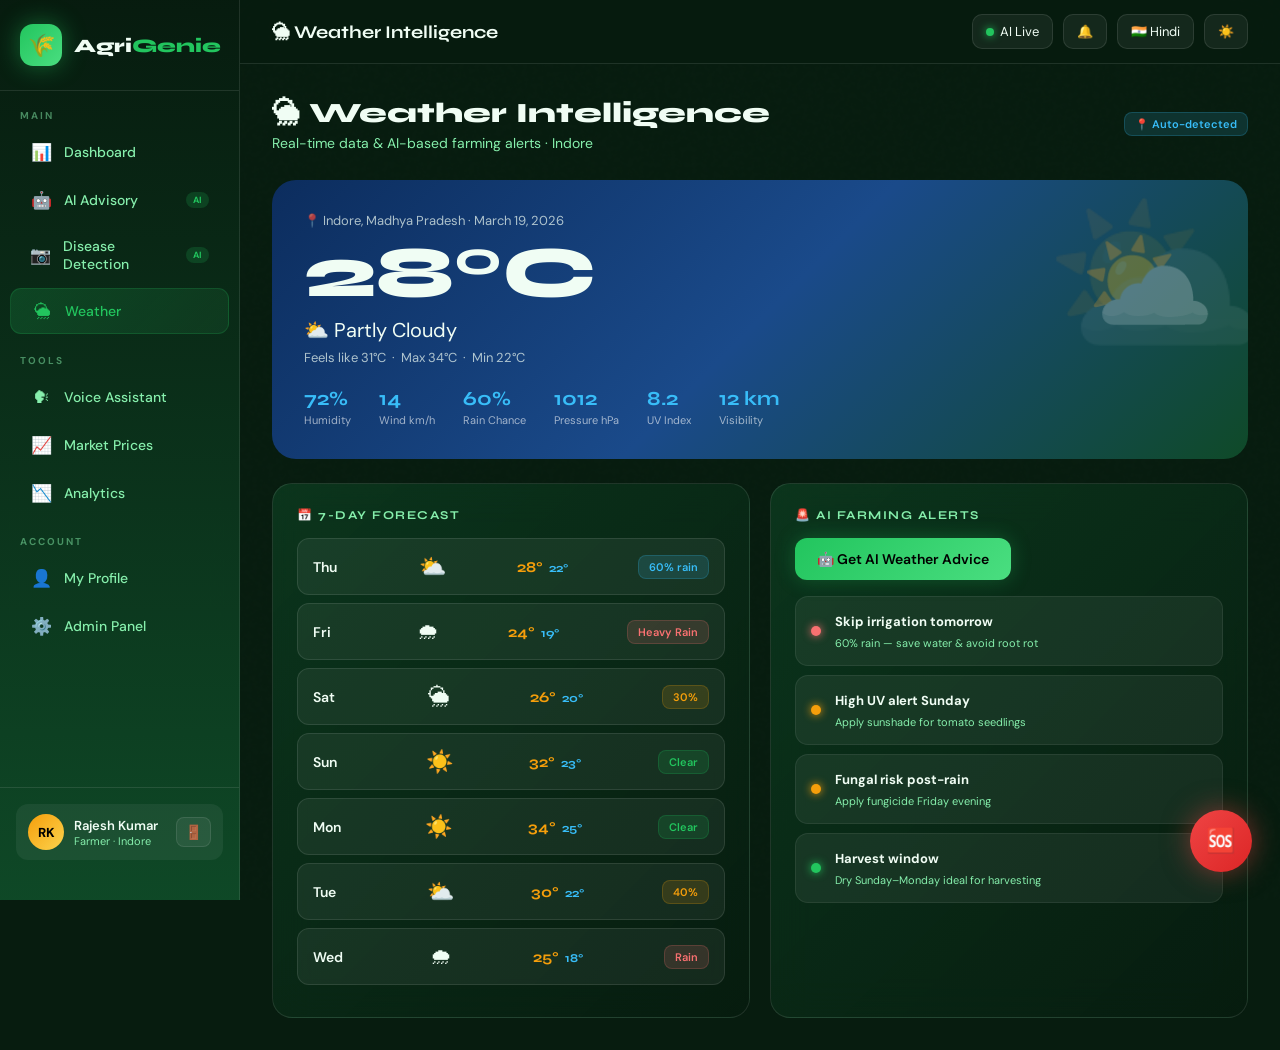
<file: weather.html>
<!DOCTYPE html>
<html lang="en">
<head>
<meta charset="UTF-8"><meta name="viewport" content="width=device-width,initial-scale=1.0">
<title>AgriGenie AI — Weather</title>
<link rel="stylesheet" href="shared.css">
<style>
.weather-hero{background:linear-gradient(135deg,#0c2d5e,#1a4a8a,#0f4a28);border-radius:24px;padding:32px;position:relative;overflow:hidden;margin-bottom:24px}
.weather-hero::before{content:'⛅';position:absolute;font-size:180px;right:-20px;top:-20px;opacity:.08}
.weather-temp{font-family:'Syne',sans-serif;font-size:72px;font-weight:800;line-height:1}
.weather-meta{display:flex;gap:28px;margin-top:20px;flex-wrap:wrap}
.weather-meta-item .val{font-family:'Syne',sans-serif;font-size:20px;font-weight:700;color:var(--sky)}
.weather-meta-item .lbl{font-size:11px;color:rgba(255,255,255,.6);margin-top:2px}
.forecast-day{display:flex;align-items:center;justify-content:space-between;padding:13px 15px;border-radius:12px;margin-bottom:8px;background:var(--glass);border:1px solid var(--glass-border);transition:all .2s}
.forecast-day:hover{background:rgba(255,255,255,.07)}
.forecast-label{font-weight:600;font-size:14px;width:36px}
.forecast-icon{font-size:22px}
.forecast-temps{font-family:'Syne',sans-serif;font-size:15px;font-weight:700}
.forecast-temps .hi{color:var(--amber)}.forecast-temps .lo{color:var(--sky);font-size:12px;margin-left:6px}
</style>
</head>
<body>
<nav class="sidebar" id="sidebar"></nav>
<header class="topbar" id="topbar"></header>

<main class="main">
  <div class="section-header">
    <div>
      <div class="section-title">🌦 Weather Intelligence</div>
      <div class="section-sub">Real-time data & AI-based farming alerts · Indore</div>
    </div>
    <span class="tag sky">📍 Auto-detected</span>
  </div>

  <!-- HERO WEATHER -->
  <div class="weather-hero">
    <div style="display:flex;align-items:flex-start;justify-content:space-between">
      <div>
        <div style="font-size:13px;opacity:.7;margin-bottom:8px">📍 Indore, Madhya Pradesh · March 19, 2026</div>
        <div class="weather-temp">28°C</div>
        <div style="font-size:20px;margin-top:8px">⛅ Partly Cloudy</div>
        <div style="font-size:13px;opacity:.7;margin-top:6px">Feels like 31°C &nbsp;·&nbsp; Max 34°C &nbsp;·&nbsp; Min 22°C</div>
      </div>
      <div style="font-size:110px;opacity:.25">⛅</div>
    </div>
    <div class="weather-meta">
      <div class="weather-meta-item"><div class="val">72%</div><div class="lbl">Humidity</div></div>
      <div class="weather-meta-item"><div class="val">14</div><div class="lbl">Wind km/h</div></div>
      <div class="weather-meta-item"><div class="val">60%</div><div class="lbl">Rain Chance</div></div>
      <div class="weather-meta-item"><div class="val">1012</div><div class="lbl">Pressure hPa</div></div>
      <div class="weather-meta-item"><div class="val">8.2</div><div class="lbl">UV Index</div></div>
      <div class="weather-meta-item"><div class="val">12 km</div><div class="lbl">Visibility</div></div>
    </div>
  </div>

  <div class="grid-2">
    <!-- 7-DAY FORECAST -->
    <div class="card">
      <div class="card-title">📅 7-Day Forecast</div>
      <div class="forecast-day"><span class="forecast-label">Thu</span><span class="forecast-icon">⛅</span><span class="forecast-temps"><span class="hi">28°</span><span class="lo">22°</span></span><span class="tag sky">60% rain</span></div>
      <div class="forecast-day"><span class="forecast-label">Fri</span><span class="forecast-icon">🌧</span><span class="forecast-temps"><span class="hi">24°</span><span class="lo">19°</span></span><span class="tag red">Heavy Rain</span></div>
      <div class="forecast-day"><span class="forecast-label">Sat</span><span class="forecast-icon">🌦</span><span class="forecast-temps"><span class="hi">26°</span><span class="lo">20°</span></span><span class="tag amber">30%</span></div>
      <div class="forecast-day"><span class="forecast-label">Sun</span><span class="forecast-icon">☀️</span><span class="forecast-temps"><span class="hi">32°</span><span class="lo">23°</span></span><span class="tag">Clear</span></div>
      <div class="forecast-day"><span class="forecast-label">Mon</span><span class="forecast-icon">☀️</span><span class="forecast-temps"><span class="hi">34°</span><span class="lo">25°</span></span><span class="tag">Clear</span></div>
      <div class="forecast-day"><span class="forecast-label">Tue</span><span class="forecast-icon">⛅</span><span class="forecast-temps"><span class="hi">30°</span><span class="lo">22°</span></span><span class="tag amber">40%</span></div>
      <div class="forecast-day"><span class="forecast-label">Wed</span><span class="forecast-icon">🌧</span><span class="forecast-temps"><span class="hi">25°</span><span class="lo">18°</span></span><span class="tag red">Rain</span></div>
    </div>

    <!-- AI ALERTS -->
    <div class="card">
      <div class="card-title">🚨 AI Farming Alerts</div>
      <button class="btn btn-primary" style="margin-bottom:16px" onclick="getWeatherAI()">🤖 Get AI Weather Advice</button>
      <div class="alert-item"><div class="alert-dot red"></div><div><b style="font-size:13px">Skip irrigation tomorrow</b><br><span style="font-size:11px;color:var(--text-muted)">60% rain — save water & avoid root rot</span></div></div>
      <div class="alert-item"><div class="alert-dot amber"></div><div><b style="font-size:13px">High UV alert Sunday</b><br><span style="font-size:11px;color:var(--text-muted)">Apply sunshade for tomato seedlings</span></div></div>
      <div class="alert-item"><div class="alert-dot amber"></div><div><b style="font-size:13px">Fungal risk post-rain</b><br><span style="font-size:11px;color:var(--text-muted)">Apply fungicide Friday evening</span></div></div>
      <div class="alert-item"><div class="alert-dot green"></div><div><b style="font-size:13px">Harvest window</b><br><span style="font-size:11px;color:var(--text-muted)">Dry Sunday–Monday ideal for harvesting</span></div></div>
      <div id="weather-ai-result"></div>
    </div>
  </div>
</main>

<script src="shared.js"></script>
<script>
buildSidebar('weather.html');
buildTopbar('🌦 Weather Intelligence');

async function getWeatherAI() {
  const el = document.getElementById('weather-ai-result');
  el.innerHTML = '<div style="margin-top:14px;text-align:center"><div class="spinner"></div></div>';
  try {
    const text = await askClaude(
      'You are a weather-based farming advisor for Indian farmers. Give specific actionable farming steps based on weather. Be concise and practical.',
      'Weather in Indore: 28°C, 72% humidity, 60% rain chance tomorrow, dry Sunday-Monday. I grow wheat and soybean. Give 4 specific farming actions for this week.'
    );
    el.innerHTML = `<div class="ai-result" style="margin-top:14px"><div class="ai-label">🤖 AI WEATHER ADVICE</div><div class="ai-text">${text}</div></div>`;
  } catch {
    el.innerHTML = `<div class="ai-result" style="margin-top:14px"><div class="ai-text">🌧 Delay fertilizer — rain will wash away nutrients.<br>🌾 Plan wheat harvest for Sunday-Monday dry window.<br>🍄 Apply fungicide Friday evening to prevent post-rain fungal outbreak.<br>💧 Check field drainage before Friday rain.</div></div>`;
  }
  showToast('🌦', 'Weather Advice Ready', 'Check AI recommendations');
}
</script>
</body>
</html>
</file>
<file: shared.css>
/* ══════════════════════════════════════════
   AgriGenie AI — Shared Styles (shared.css)
   ══════════════════════════════════════════ */
@import url('https://fonts.googleapis.com/css2?family=Syne:wght@400;600;700;800&family=DM+Sans:wght@300;400;500;600&display=swap');

:root {
  --green-deep:#071c0f; --green-mid:#0f4a28; --green-bright:#1a7a3e;
  --green-neon:#22c55e; --green-glow:#4ade80; --amber:#f59e0b;
  --amber-light:#fcd34d; --sky:#38bdf8; --glass:rgba(255,255,255,0.06);
  --glass-border:rgba(255,255,255,0.10); --text-primary:#f0fdf4;
  --text-muted:#86efac; --shadow-green:0 0 40px rgba(34,197,94,0.18);
  --shadow-card:0 8px 32px rgba(0,0,0,0.45); --sidebar-w:240px; --topbar-h:64px;
}
*{margin:0;padding:0;box-sizing:border-box} html{scroll-behavior:smooth}
body{font-family:'DM Sans',sans-serif;background:var(--green-deep);color:var(--text-primary);min-height:100vh;overflow-x:hidden}
body::before{content:'';position:fixed;inset:0;background-image:url("data:image/svg+xml,%3Csvg viewBox='0 0 200 200' xmlns='http://www.w3.org/2000/svg'%3E%3Cfilter id='n'%3E%3CfeTurbulence type='fractalNoise' baseFrequency='0.85' numOctaves='4' stitchTiles='stitch'/%3E%3C/filter%3E%3Crect width='100%25' height='100%25' filter='url(%23n)' opacity='0.04'/%3E%3C/svg%3E");pointer-events:none;z-index:0;opacity:.35}

/* SIDEBAR */
.sidebar{position:fixed;left:0;top:0;bottom:0;width:var(--sidebar-w);background:linear-gradient(180deg,rgba(7,28,15,.98),rgba(15,74,40,.96));border-right:1px solid var(--glass-border);backdrop-filter:blur(24px);z-index:100;display:flex;flex-direction:column;padding:24px 0;transition:transform .3s}
.sidebar-logo{padding:0 20px 24px;border-bottom:1px solid var(--glass-border);display:flex;align-items:center;gap:12px}
.logo-icon{width:42px;height:42px;border-radius:13px;background:linear-gradient(135deg,var(--green-neon),var(--green-glow));display:flex;align-items:center;justify-content:center;font-size:22px;box-shadow:0 0 24px rgba(34,197,94,.45);flex-shrink:0}
.logo-text{font-family:'Syne',sans-serif;font-weight:800;font-size:19px}
.logo-text span{color:var(--green-neon)}
.nav-section{padding:18px 20px 6px;font-size:10px;font-weight:700;letter-spacing:2px;color:rgba(134,239,172,.5);text-transform:uppercase}
.nav-item{display:flex;align-items:center;gap:12px;padding:11px 20px;margin:2px 10px;border-radius:11px;cursor:pointer;font-size:14px;font-weight:500;color:var(--text-muted);transition:all .2s;text-decoration:none}
.nav-item:hover{background:var(--glass);color:#fff}
.nav-item.active{background:linear-gradient(135deg,rgba(34,197,94,.18),rgba(74,222,128,.08));color:var(--green-neon);border:1px solid rgba(34,197,94,.18)}
.nav-emoji{font-size:17px;width:22px;text-align:center}
.nav-badge{margin-left:auto;font-size:9px;font-weight:700;padding:2px 7px;border-radius:20px;background:rgba(34,197,94,.18);color:var(--green-neon)}
.sidebar-bottom{margin-top:auto;padding:16px;border-top:1px solid var(--glass-border)}
.user-card{display:flex;align-items:center;gap:10px;padding:10px 12px;border-radius:12px;background:var(--glass);cursor:pointer}
.user-avatar{width:36px;height:36px;border-radius:50%;background:linear-gradient(135deg,var(--amber),var(--amber-light));display:flex;align-items:center;justify-content:center;font-weight:800;font-size:13px;color:#000;flex-shrink:0}
.user-name{font-size:13px;font-weight:600}
.user-role{font-size:11px;color:var(--text-muted)}

/* TOPBAR */
.topbar{position:fixed;top:0;left:var(--sidebar-w);right:0;height:var(--topbar-h);background:rgba(7,28,15,.88);backdrop-filter:blur(24px);border-bottom:1px solid var(--glass-border);z-index:99;display:flex;align-items:center;padding:0 32px;gap:14px}
.topbar-title{font-family:'Syne',sans-serif;font-weight:700;font-size:18px;flex:1}
.topbar-actions{display:flex;align-items:center;gap:10px}
.topbar-btn{padding:8px 13px;border-radius:10px;background:var(--glass);border:1px solid var(--glass-border);color:var(--text-primary);cursor:pointer;font-size:13px;transition:all .2s;display:flex;align-items:center;gap:6px;text-decoration:none;font-family:'DM Sans',sans-serif}
.topbar-btn:hover{background:rgba(255,255,255,.1)}
.live-dot{width:8px;height:8px;border-radius:50%;background:var(--green-neon);box-shadow:0 0 8px var(--green-neon);animation:pulseDot 2s infinite}
@keyframes pulseDot{0%,100%{opacity:1;transform:scale(1)}50%{opacity:.6;transform:scale(.8)}}

/* MAIN */
.main{margin-left:var(--sidebar-w);margin-top:var(--topbar-h);padding:32px;min-height:calc(100vh - var(--topbar-h));position:relative;z-index:1}

/* CARDS */
.card{background:linear-gradient(135deg,rgba(15,74,40,.55),rgba(7,28,15,.75));border:1px solid var(--glass-border);border-radius:20px;backdrop-filter:blur(20px);padding:24px;transition:transform .2s,box-shadow .2s}
.card:hover{transform:translateY(-2px);box-shadow:var(--shadow-green)}
.card-title{font-family:'Syne',sans-serif;font-weight:700;font-size:12px;text-transform:uppercase;letter-spacing:1.5px;color:var(--text-muted);margin-bottom:16px}

/* GRID */
.grid-2{display:grid;grid-template-columns:1fr 1fr;gap:20px}
.grid-3{display:grid;grid-template-columns:repeat(3,1fr);gap:20px}
.grid-4{display:grid;grid-template-columns:repeat(4,1fr);gap:20px}

/* STAT CARDS */
.stat-card{border-radius:20px;padding:24px;position:relative;overflow:hidden;background:linear-gradient(135deg,rgba(15,74,40,.65),rgba(7,28,15,.85));border:1px solid var(--glass-border)}
.stat-card::before{content:'';position:absolute;top:-40px;right:-40px;width:130px;height:130px;border-radius:50%;opacity:.1}
.stat-card.green::before{background:var(--green-neon)}.stat-card.amber::before{background:var(--amber)}.stat-card.sky::before{background:var(--sky)}.stat-card.red::before{background:#f87171}
.stat-icon{font-size:30px;margin-bottom:12px}
.stat-value{font-family:'Syne',sans-serif;font-size:34px;font-weight:800;line-height:1}
.stat-label{font-size:13px;color:var(--text-muted);margin-top:6px}
.stat-change{font-size:11px;margin-top:10px;padding:3px 9px;border-radius:20px;display:inline-block}
.stat-change.up{background:rgba(34,197,94,.18);color:var(--green-neon)}.stat-change.down{background:rgba(248,113,113,.18);color:#f87171}

/* BUTTONS */
.btn{display:inline-flex;align-items:center;gap:8px;padding:12px 22px;border-radius:12px;border:none;cursor:pointer;font-family:'DM Sans',sans-serif;font-size:14px;font-weight:600;transition:all .2s;text-decoration:none}
.btn-primary{background:linear-gradient(135deg,var(--green-neon),var(--green-glow));color:#000;box-shadow:0 0 20px rgba(34,197,94,.28)}
.btn-primary:hover{transform:translateY(-2px);box-shadow:0 0 32px rgba(34,197,94,.5)}
.btn-secondary{background:var(--glass);border:1px solid var(--glass-border);color:var(--text-primary)}
.btn-secondary:hover{background:rgba(255,255,255,.1)}
.btn-amber{background:linear-gradient(135deg,var(--amber),var(--amber-light));color:#000}
.btn-full{width:100%;justify-content:center}

/* INPUTS */
.form-group{margin-bottom:16px}
.form-label{font-size:11px;font-weight:700;color:var(--text-muted);text-transform:uppercase;letter-spacing:1px;margin-bottom:7px;display:block}
.form-input,.form-select{width:100%;padding:12px 16px;background:rgba(0,0,0,.35);border:1px solid var(--glass-border);border-radius:12px;color:var(--text-primary);font-family:'DM Sans',sans-serif;font-size:14px;outline:none;transition:border-color .2s,box-shadow .2s}
.form-input:focus,.form-select:focus{border-color:var(--green-neon);box-shadow:0 0 0 3px rgba(34,197,94,.15)}
.form-select option{background:#071c0f;color:var(--text-primary)}

/* TAGS */
.tag{display:inline-flex;align-items:center;gap:4px;padding:4px 10px;border-radius:8px;font-size:11px;font-weight:600;background:rgba(34,197,94,.14);color:var(--green-neon);border:1px solid rgba(34,197,94,.2)}
.tag.amber{background:rgba(245,158,11,.14);color:var(--amber);border-color:rgba(245,158,11,.2)}
.tag.sky{background:rgba(56,189,248,.14);color:var(--sky);border-color:rgba(56,189,248,.2)}
.tag.red{background:rgba(248,113,113,.14);color:#f87171;border-color:rgba(248,113,113,.2)}

/* MISC */
.section-header{display:flex;align-items:center;justify-content:space-between;margin-bottom:28px}
.section-title{font-family:'Syne',sans-serif;font-weight:800;font-size:28px}
.section-sub{font-size:14px;color:var(--text-muted);margin-top:4px}
.alert-item{display:flex;align-items:center;gap:14px;padding:13px 15px;border-radius:13px;margin-bottom:9px;border:1px solid rgba(255,255,255,.07);background:var(--glass);transition:all .2s}
.alert-item:hover{background:rgba(255,255,255,.08)}
.alert-dot{width:10px;height:10px;border-radius:50%;flex-shrink:0}
.alert-dot.red{background:#f87171;box-shadow:0 0 8px #f87171}.alert-dot.amber{background:var(--amber);box-shadow:0 0 8px var(--amber)}.alert-dot.green{background:var(--green-neon);box-shadow:0 0 8px var(--green-neon)}
.price-row{display:flex;align-items:center;justify-content:space-between;padding:13px 15px;border-radius:12px;margin-bottom:8px;background:var(--glass);border:1px solid var(--glass-border);transition:all .2s}
.price-row:hover{background:rgba(255,255,255,.07);transform:translateX(3px)}
.crop-name{font-weight:600;font-size:14px}.crop-meta{font-size:11px;color:var(--text-muted);margin-top:2px}
.price-val{font-family:'Syne',sans-serif;font-size:20px;font-weight:700}
.price-chg{font-size:12px;padding:3px 8px;border-radius:7px}
.price-chg.up{background:rgba(34,197,94,.18);color:var(--green-neon)}.price-chg.down{background:rgba(248,113,113,.18);color:#f87171}
.progress-bar{height:6px;background:rgba(255,255,255,.08);border-radius:3px;overflow:hidden;margin-top:7px}
.progress-fill{height:100%;border-radius:3px;background:linear-gradient(90deg,var(--green-neon),var(--green-glow));transition:width 1.5s cubic-bezier(.4,0,.2,1)}
.spinner{width:26px;height:26px;border-radius:50%;border:3px solid rgba(34,197,94,.2);border-top-color:var(--green-neon);animation:spin .8s linear infinite;margin:0 auto}
@keyframes spin{to{transform:rotate(360deg)}}
.divider{height:1px;background:var(--glass-border);margin:20px 0}
.ai-result{background:linear-gradient(135deg,rgba(34,197,94,.07),rgba(74,222,128,.03));border:1px solid rgba(34,197,94,.18);border-radius:16px;padding:20px;animation:fadeUp .5s ease}
.ai-label{font-size:10px;font-weight:700;color:var(--green-neon);letter-spacing:1.5px;margin-bottom:10px}
.ai-text{font-size:13px;line-height:1.8;white-space:pre-wrap}
@keyframes fadeUp{from{opacity:0;transform:translateY(14px)}to{opacity:1;transform:translateY(0)}}
@keyframes fadeIn{from{opacity:0}to{opacity:1}}
.anim-up{animation:fadeUp .4s ease both}
.toast-container{position:fixed;top:76px;right:20px;z-index:9999;display:flex;flex-direction:column;gap:10px}
.toast{background:linear-gradient(135deg,rgba(15,74,40,.96),rgba(7,28,15,.98));border:1px solid var(--glass-border);border-radius:14px;padding:14px 18px;display:flex;align-items:center;gap:12px;min-width:280px;max-width:320px;backdrop-filter:blur(20px);box-shadow:var(--shadow-card);animation:toastIn .4s cubic-bezier(.16,1,.3,1)}
@keyframes toastIn{from{transform:translateX(110%);opacity:0}to{transform:translateX(0);opacity:1}}
.toast-icon{font-size:22px}.toast-title{font-weight:600;font-size:13px}.toast-msg{font-size:11px;color:var(--text-muted);margin-top:2px}
.emergency-btn{position:fixed;bottom:28px;right:28px;z-index:200;width:62px;height:62px;border-radius:50%;background:linear-gradient(135deg,#ef4444,#dc2626);color:#fff;border:none;cursor:pointer;font-size:24px;box-shadow:0 0 28px rgba(239,68,68,.5);animation:emergencyPulse 3s infinite;display:flex;align-items:center;justify-content:center;transition:transform .2s}
.emergency-btn:hover{transform:scale(1.1)}
@keyframes emergencyPulse{0%,100%{box-shadow:0 0 28px rgba(239,68,68,.5)}50%{box-shadow:0 0 52px rgba(239,68,68,.85),0 0 80px rgba(239,68,68,.28)}}
.chart-wrap{position:relative;height:240px}
::-webkit-scrollbar{width:5px}::-webkit-scrollbar-track{background:transparent}::-webkit-scrollbar-thumb{background:rgba(34,197,94,.3);border-radius:3px}
@media(max-width:900px){.sidebar{transform:translateX(-100%)}.sidebar.open{transform:translateX(0)}.topbar,.main{left:0;margin-left:0}.grid-2,.grid-3,.grid-4{grid-template-columns:1fr}.main{padding:18px}.section-title{font-size:22px}}
</file>
